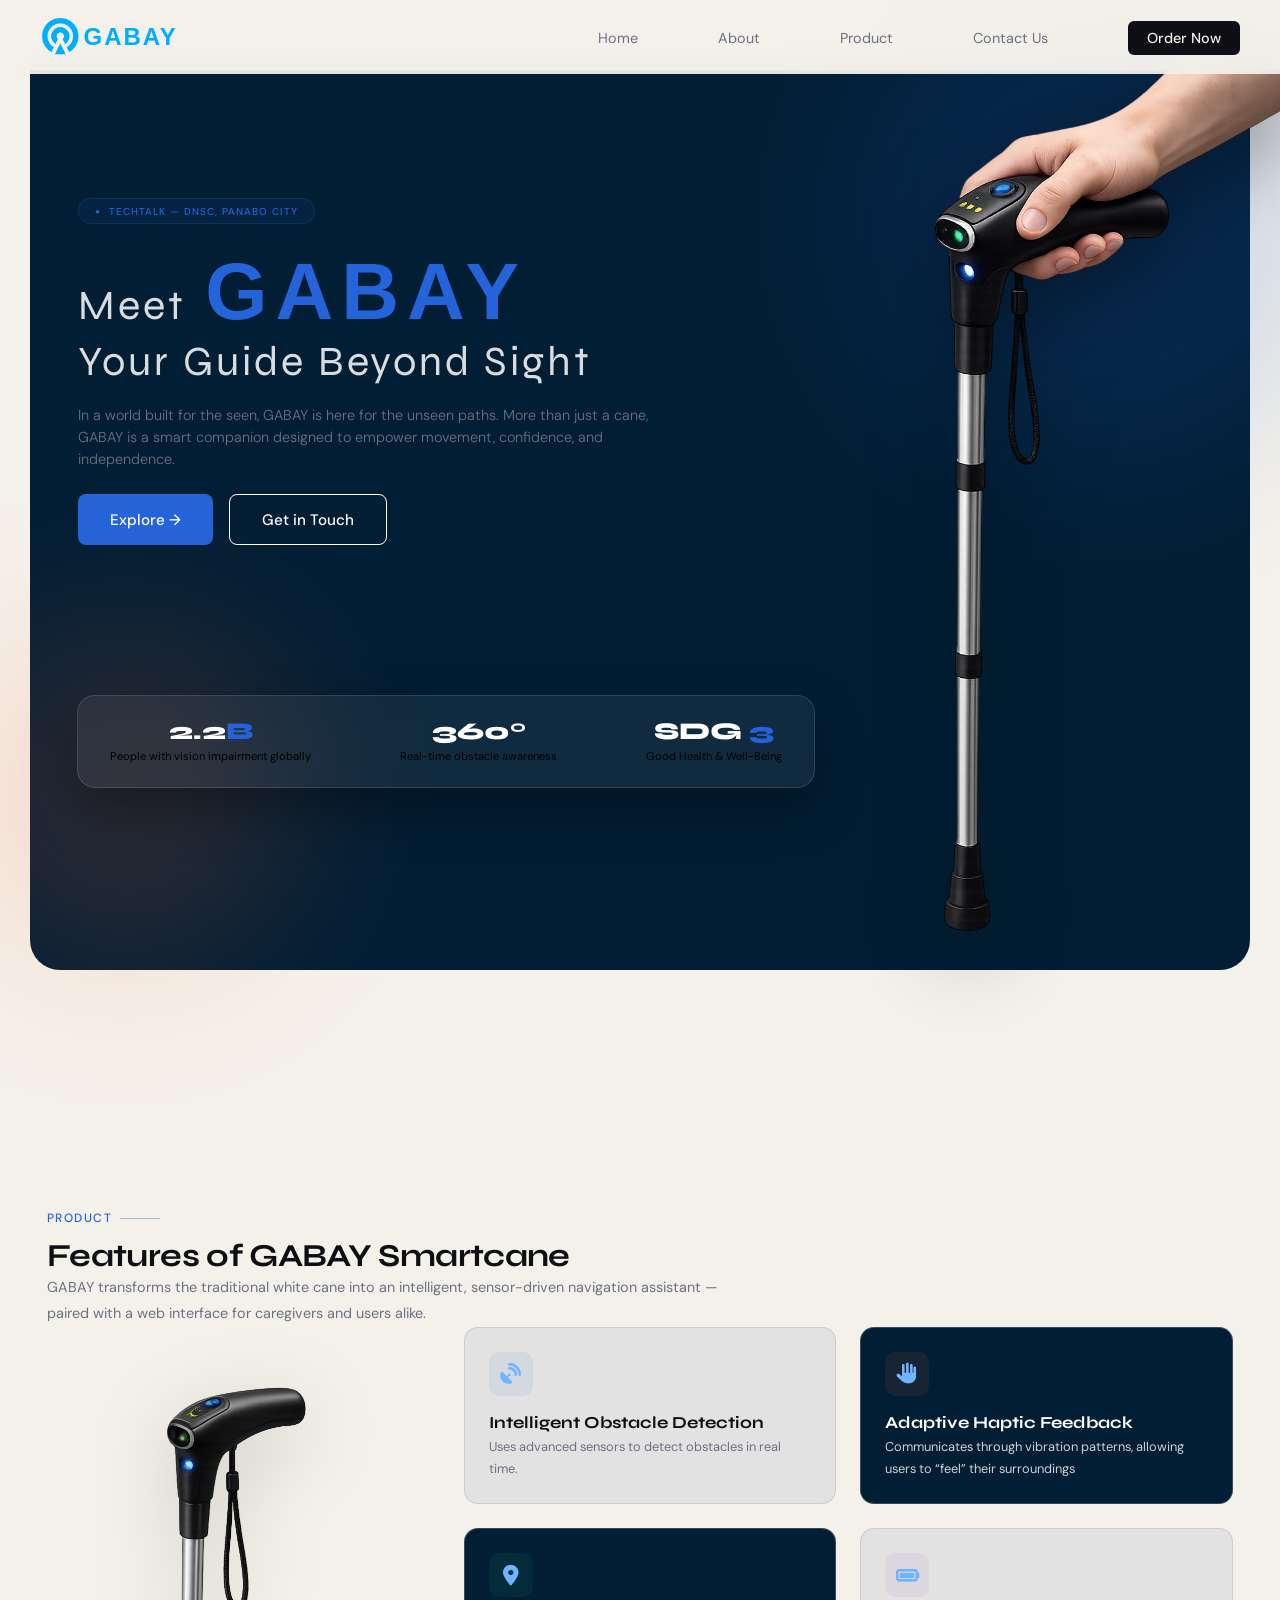
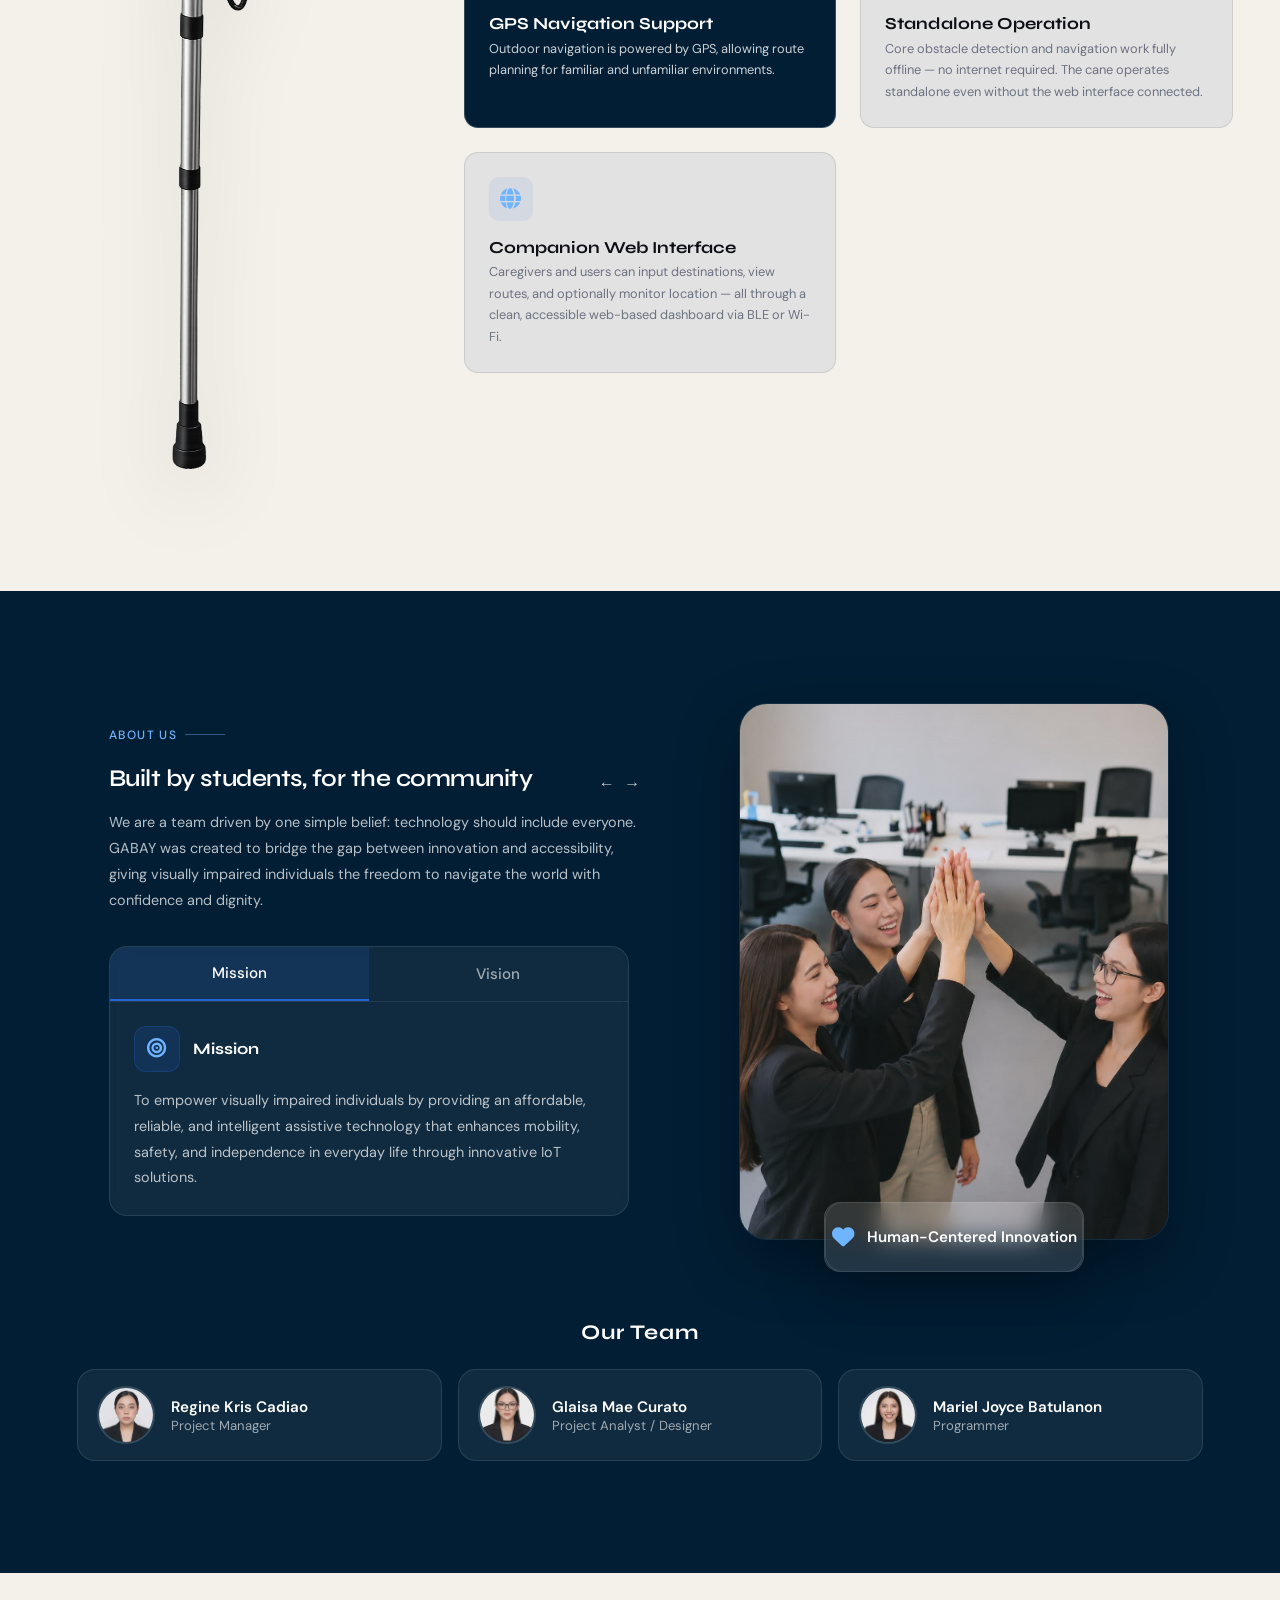
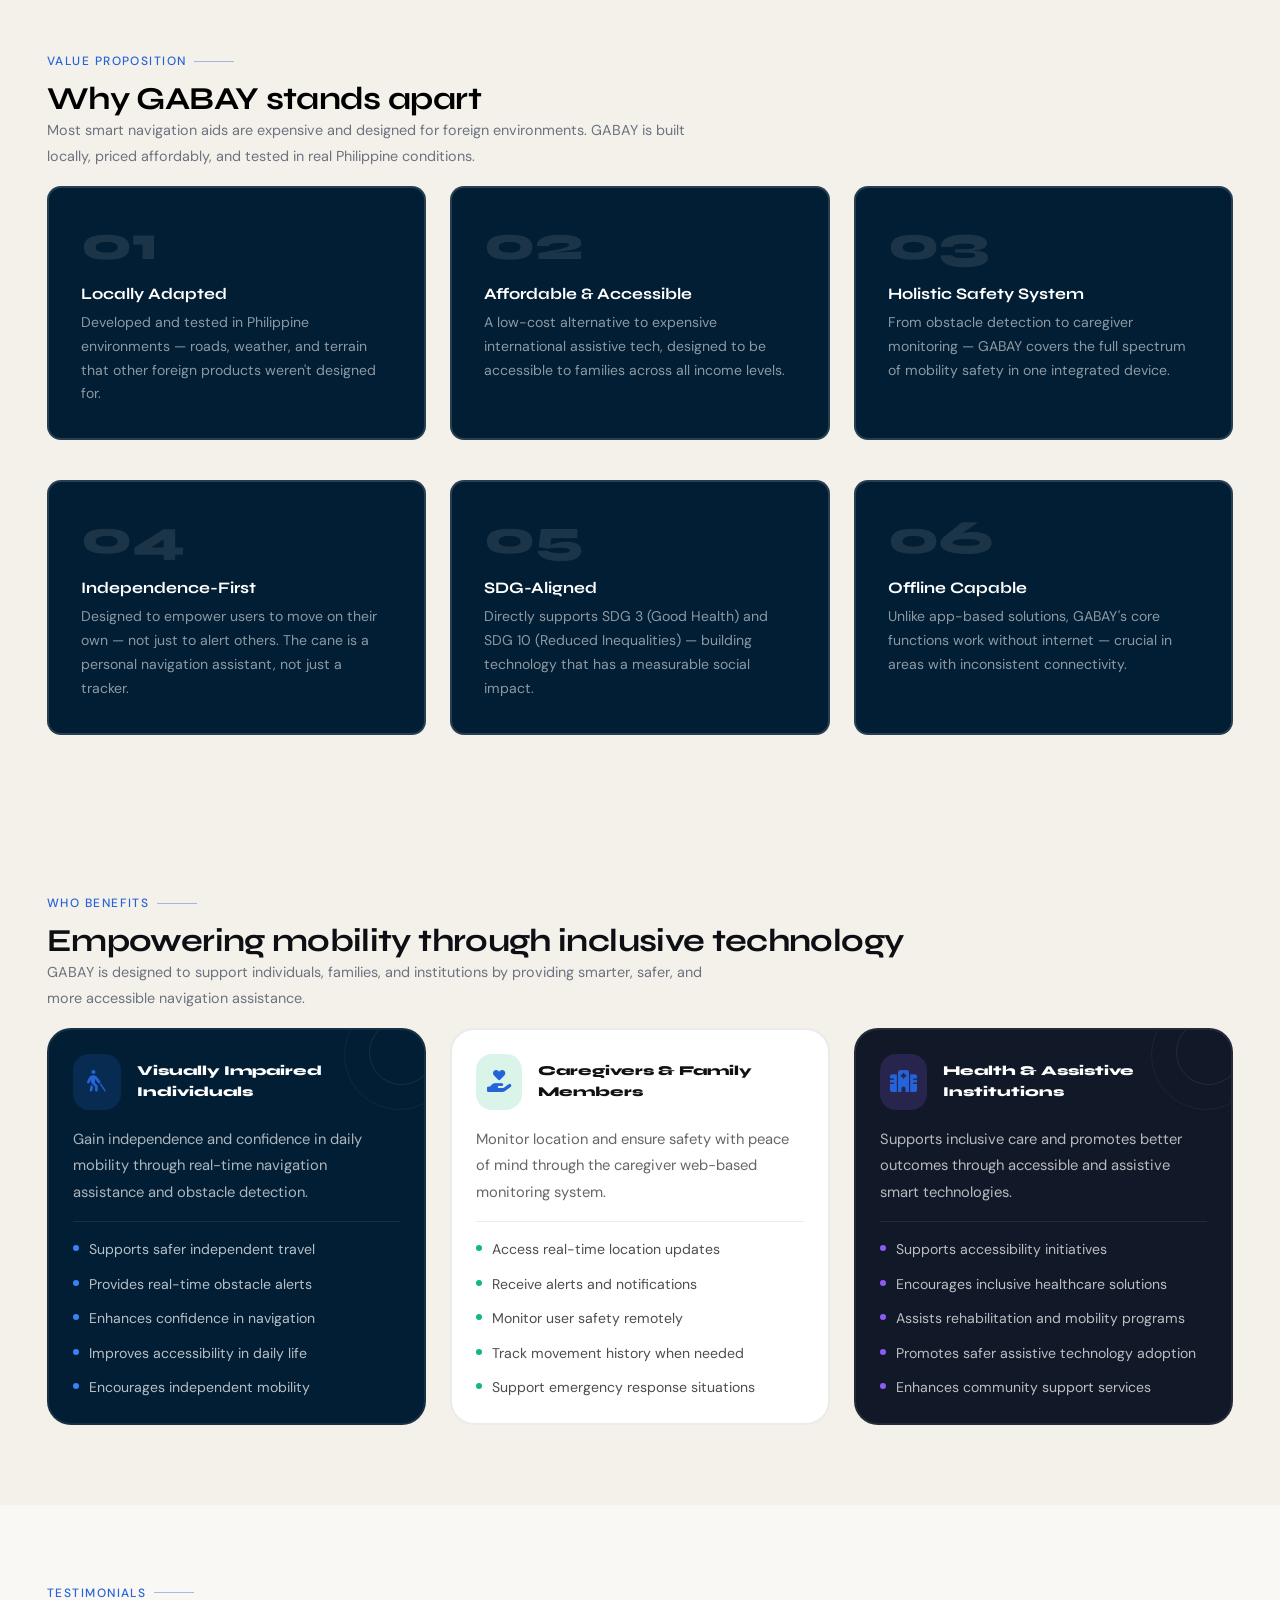
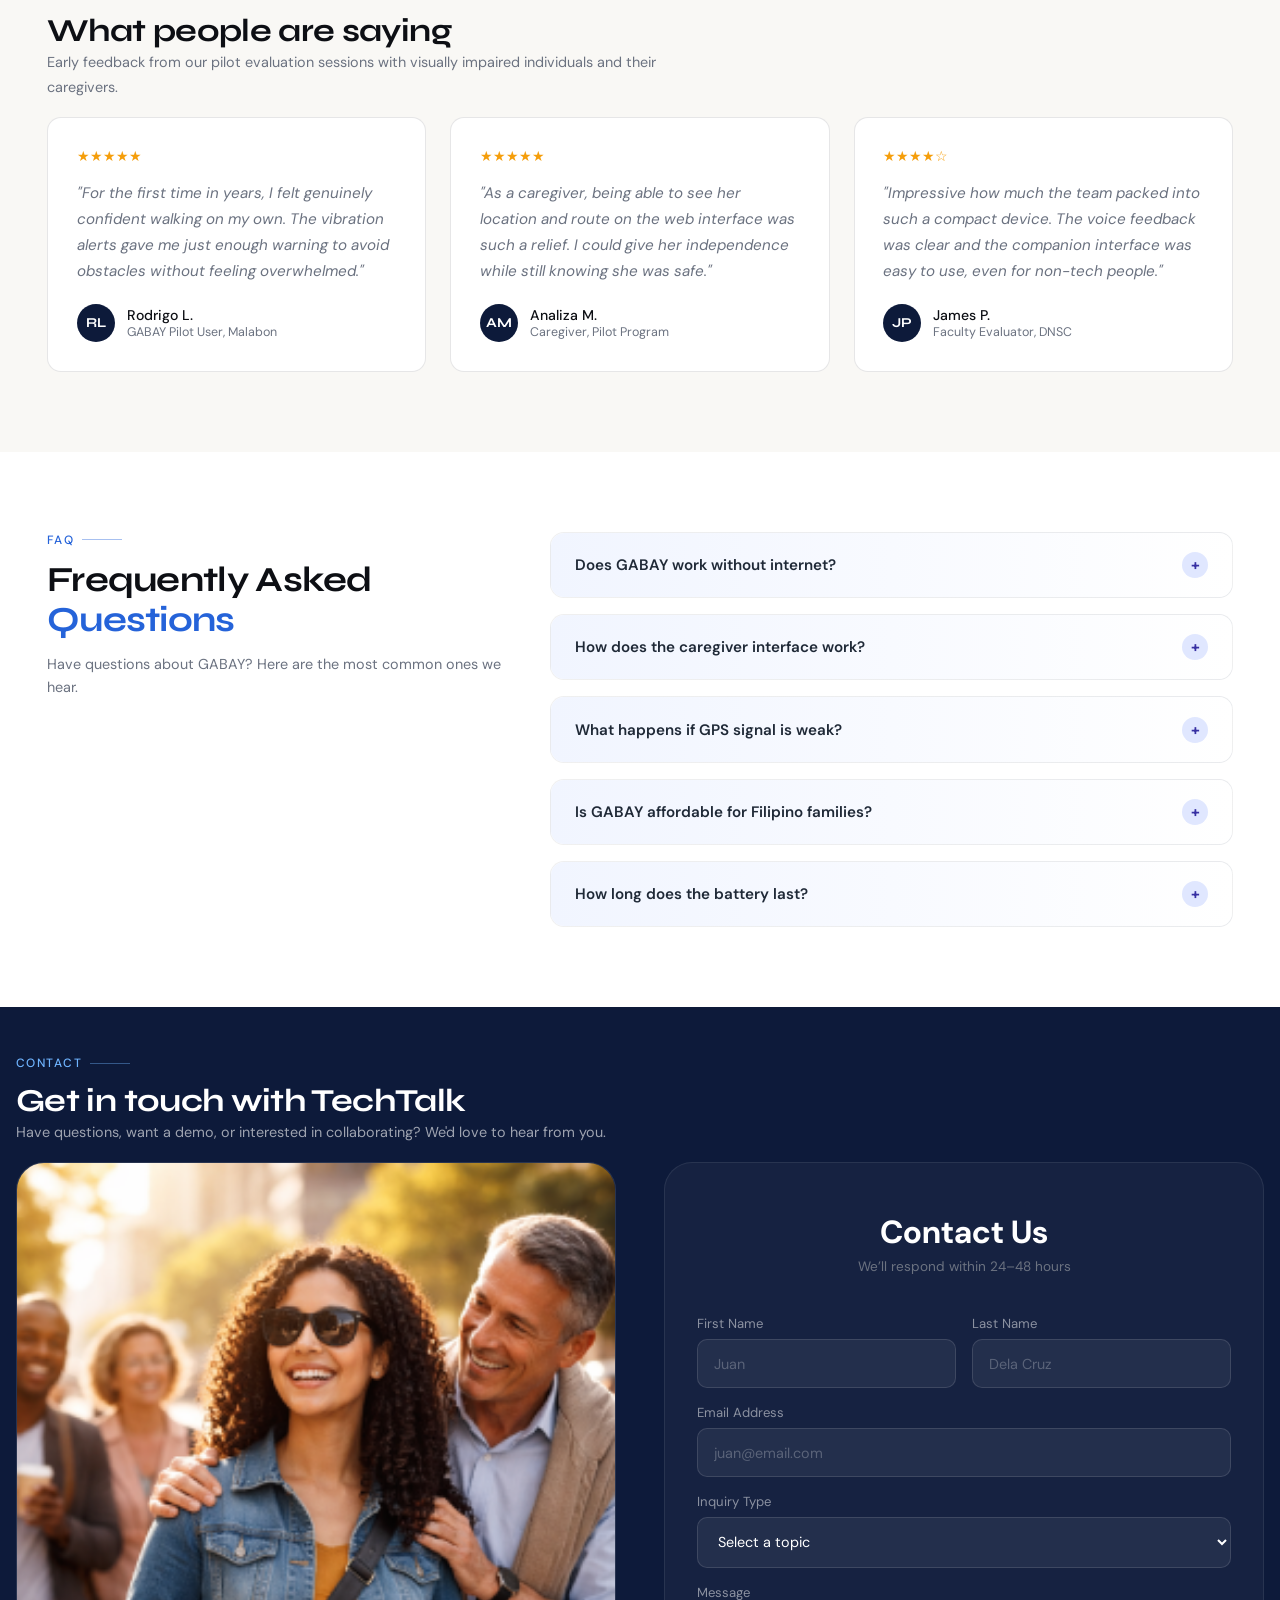
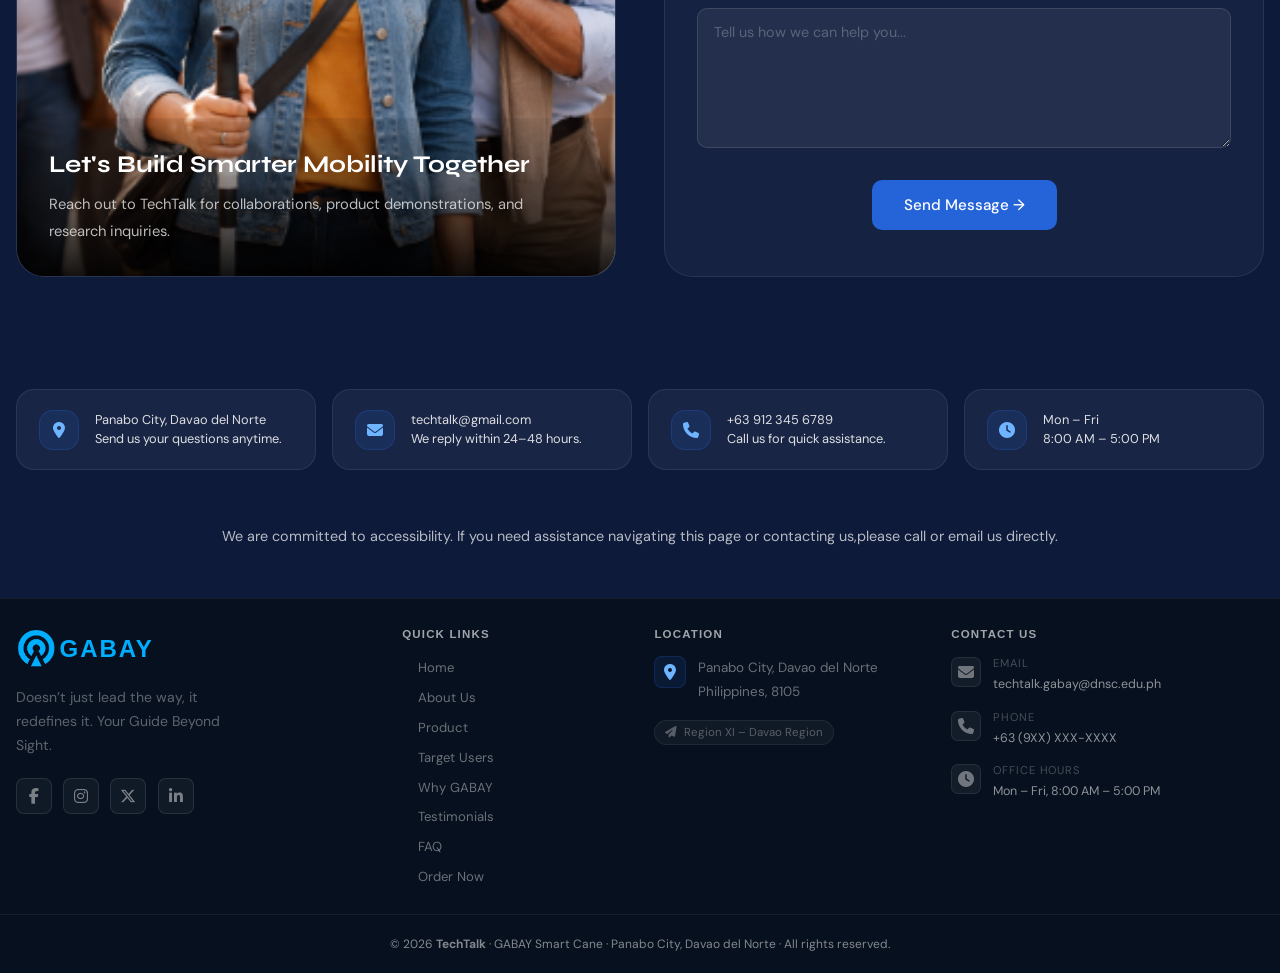
<file: Gabay/index.html>
<!DOCTYPE html>
<html lang="en">

<head>
    <meta charset="UTF-8">
    <meta name="viewport" content="width=device-width, initial-scale=1.0">
    <title>GABAY — Smart Cane Navigation System | TechTalk</title>
    <link rel="preconnect" href="https://fonts.googleapis.com">
    <link
        href="https://fonts.googleapis.com/css2?family=Syne:wght@400;600;700;800&family=DM+Sans:ital,wght@0,300;0,400;0,500;1,300&display=swap"
        rel="stylesheet">
    <link rel="stylesheet" href="https://cdnjs.cloudflare.com/ajax/libs/font-awesome/6.5.0/css/all.min.css">
    <link rel="stylesheet" href="css/index.css">
</head>

<body>

    <!--------------------------- NAV --------------------------->
       <nav id="navbar">
        <a href="#home" class="nav-logo">
            <img src="images/GABAY_Logo.png" alt="GABAY Logo" class="nav-logo-img">
            <span>GABAY</span>
        </a>

        <!-- DESKTOP MENU -->
        <ul class="nav-links" id="navLinksDesktop">
            <li><a href="#home">Home</a></li>
            <li><a href="#about">About</a></li>
            <li><a href="#product">Product</a></li>
            <li><a href="#contact">Contact Us</a></li>
            <li><a href="order.html" class="nav-cta">Order Now</a></li>
        </ul>

        <!-- MOBILE DRAWER -->
        <div class="nav-drawer" id="navLinks">
            <button class="close-btn" id="closeNav" aria-label="Close menu">✕</button>

            <ul>
                <li><a href="#home">Home</a></li>
                <li><a href="#about">About</a></li>
                <li><a href="#product">Product</a></li>
                <li><a href="#contact">Contact Us</a></li>
                <li><a href="order.html" class="nav-cta">Order Now</a></li>
            </ul>
        </div>

        <button class="hamburger" id="hamburger" aria-label="Toggle menu">
            <span></span><span></span><span></span>
        </button>
    </nav>

    <!--------------------------- HOME --------------------------->
    <div class="hero-wrapper">
        <section id="home">

            <div class="hero-grid-bg"></div>
            <div class="hero-blob blob1"></div>
            <div class="hero-blob blob2"></div>
            <div class="hero-content">
                <div class="hero-tag">TechTalk — DNSC, Panabo City</div>
                <h1><span class="hero-subtitle">Meet</span> <em>GABAY</em><br> <span class="hero-subtitle">Your Guide
                        Beyond Sight</span></h1>
                <p class="hero-sub">In a world built for the seen, GABAY is here for the unseen paths. More than just a
                    cane, GABAY is a smart companion designed to empower movement, confidence, and independence. </p>

                <img src="images/Canee.png" alt="Smart Cane" class="hero-image">
                <div class="hero-actions">
                    <a href="#product" class="btn-primary">Explore →</a>
                    <a href="#contact" class="btn-outline">Get in Touch</a>
                </div>
                <div class="hero-stats-card">

                    <div class="hero-stats">
                        <div class="stat">
                            <div class="stat-num">2.2<span>B</span></div>
                            <div class="stat-label">People with vision impairment globally</div>
                        </div>

                        <div class="stat">
                            <div class="stat-num">360°</div>
                            <div class="stat-label">Real-time obstacle awareness</div>
                        </div>

                        <div class="stat">
                            <div class="stat-num">SDG <span>3</span></div>
                            <div class="stat-label">Good Health & Well-Being</div>
                        </div>
                    </div>

                </div>
            </div>
        </section>
    </div>

 
    <!--------------------------- PRODUCT --------------------------->
    <section id="product">
        <div class="section-wrap">
            <div class="section-label reveal">Product</div>
            <h2 class="reveal">Features of GABAY Smartcane</h2>
            <p class="section-intro reveal">GABAY transforms the traditional white cane into an intelligent,
                sensor-driven navigation assistant — paired with a web interface for caregivers and users alike.</p>
            <div class="product-layout">
                <div class="product-image-box">
                    <img src="images/Cane.png" alt="Smart Cane" class="product-image">
                </div>
                <div class="features-grid">
                    <div class="feature-card reveal">
                        <div class="feature-icon"><i class="fa-solid fa-satellite-dish"></i></i></div>
                        <h3> Intelligent Obstacle Detection</h3>
                        <p>Uses advanced sensors to detect obstacles in real time.
                    </div>
                    <div class="feature-card reveal">
                        <div class="feature-icon"><i class="fa-solid fa-hand"></i></div>
                        <h3> Adaptive Haptic Feedback</h3>
                        <p>Communicates through vibration patterns, allowing users to “feel” their surroundings
                    </div>

                    <div class="feature-card reveal">
                        <div class="feature-icon"><i class="fa-solid fa-location-dot"></i></div>
                        <h3>GPS Navigation Support</h3>
                        <p>Outdoor navigation is powered by GPS, allowing route planning for familiar and unfamiliar
                            environments.</p>
                    </div>

                    <div class="feature-card reveal">
                        <div class="feature-icon"><i class="fa-solid fa-battery-full"></i></div>
                        <h3> Standalone Operation</h3>
                        <p>Core obstacle detection and navigation work fully offline — no internet required. The
                            cane
                            operates standalone even without the web interface connected.</p>
                    </div>

                    <div class="feature-card reveal">
                        <div class="feature-icon"><i class="fa-solid fa-globe"></i></div>
                        <h3>Companion Web Interface</h3>
                        <p>Caregivers and users can input destinations, view routes, and optionally monitor location
                            —
                            all
                            through a clean, accessible web-based dashboard via BLE or Wi-Fi.</p>
                    </div>
                </div>
            </div>
        </div>
    </section>

    <!--------------------------- ABOUT --------------------------->
    <section id="about">

        <div class="section-wrap">

            <!-- TOP GRID -->
            <div class="about-grid">

                <!-- LEFT -->
                <div class="about-text-block reveal">

                    <div class="section-label">
                        About Us
                    </div>

                    <div class="about-slider">

                        <!-- TOP ROW: title + arrows -->
                        <div class="about-slider-header">
                            <h2 class="about-title">
                                Built by students, for the community
                            </h2>

                            <div class="about-slider-controls">
                                <button onclick="showAbout('text1')">←</button>
                                <button onclick="showAbout('text2')">→</button>
                            </div>
                        </div>

                        <!-- SLIDER TEXT -->
                        <p class="about-text active" id="text1">
                            We are a team driven by one simple belief: technology should include everyone.

                            GABAY was created to bridge the gap between innovation and accessibility, giving visually
                            impaired individuals the freedom to navigate the world with confidence and dignity.
                        </p>

                        <p class="about-text" id="text2">
                            By combining smart technology with purposeful design, we aim to turn everyday challenges
                            into
                            opportunities for independence. GABAY is not just a product, it’s a step toward a more
                            inclusive future, where no one is left behind.
                        </p>

                    </div>


                    <!-- MISSION VISION -->
                    <div class="mv-box">

                        <!-- TABS -->
                        <div class="mv-tabs">
                            <button class="mv-tab active" onclick="showMV('mission', this)">
                                Mission
                            </button>

                            <button class="mv-tab" onclick="showMV('vision', this)">
                                Vision
                            </button>
                        </div>

                        <!-- MISSION -->
                        <div class="mv-content active" id="mission">

                            <div class="mv-header">
                                <div class="mv-icon">
                                    <i class="fa-solid fa-bullseye"></i>
                                </div>

                                <h4>
                                    Mission
                                </h4>
                            </div>

                            <p>
                                To empower visually impaired individuals by providing an affordable, reliable, and
                                intelligent assistive technology that enhances mobility, safety, and independence in
                                everyday life through innovative IoT solutions.
                            </p>

                        </div>

                        <!-- VISION -->
                        <div class="mv-content" id="vision">

                            <div class="mv-header">
                                <div class="mv-icon">
                                    <i class="fa-solid fa-eye"></i>
                                </div>

                                <h4>
                                    Vision
                                </h4>
                            </div>

                            <p>
                                To create a more inclusive society where visually impaired individuals can navigate the
                                world confidently and independently, supported by accessible and advanced smart
                                technologies like GABAY.
                            </p>

                        </div>

                    </div>

                </div>

                <!-- RIGHT PHOTO -->
                <div class="about-photo-wrap reveal">

                    <img src="images/team.jpg" alt="About GABAY" class="about-photo">


                    <!-- ABOUT CARDS -->
                    <div class="about-floating-card reveal">
                        <div class="about-rotating-card">
                            <div class="about-slide active">
                                <i class="fa-solid fa-heart"></i>
                                <h4>Human-Centered Innovation</h4>
                            </div>

                            <div class="about-slide">
                                <i class="fa-solid fa-layer-group"></i>
                                <h4>Balanced Skill Set</h4>
                            </div>

                            <div class="about-slide">
                                <i class="fa-solid fa-bullseye"></i>
                                <h4>Purpose Driven</h4>
                            </div>
                        </div>
                    </div>
                </div>

            </div>

        </div>
        <!-- TEAM HEADER -->
        <div class="header reveal">
            <h3>Our Team</h3>
        </div>

        <!-- TEAM ROW -->
        <div class="team-row reveal">

            <div class="team-pill">

                <div class="team-avatar">
                    <img src="images/regine.jpg" alt="Regine Kris Cadiao">
                </div>

                <div class="team-info">
                    <div class="team-name">
                        Regine Kris Cadiao
                    </div>

                    <div class="team-role">
                        Project Manager
                    </div>
                </div>

            </div>

            <div class="team-pill">

                <div class="team-avatar">
                    <img src="images/glaisa.jpg" alt="Glaisa Mae Curato">
                </div>

                <div class="team-info">
                    <div class="team-name">
                        Glaisa Mae Curato
                    </div>

                    <div class="team-role">
                        Project Analyst / Designer
                    </div>
                </div>

            </div>

            <div class="team-pill">

                <div class="team-avatar">
                    <img src="images/mariel.jpg" alt="Mariel Joyce Batulanon">
                </div>

                <div class="team-info">
                    <div class="team-name">
                        Mariel Joyce Batulanon
                    </div>

                    <div class="team-role">
                        Programmer
                    </div>
                </div>

            </div>

        </div>

        </div>

    </section>

    <!--------------------------- VALUE PROPOSITION --------------------------->
    <section id="value">
        <div class="section-wrap">
            <div class="section-label reveal">Value Proposition</div>
            <h2 class="reveal">Why GABAY stands apart</h2>
            <p class="section-intro reveal">Most smart navigation aids are expensive and designed for foreign
                environments. GABAY is built locally, priced affordably, and tested in real Philippine conditions.</p>
            <div class="value-grid reveal">
                <div class="value-item">
                    <div class="value-num">01</div>
                    <h3>Locally Adapted</h3>
                    <p>Developed and tested in Philippine environments — roads, weather, and terrain that other foreign
                        products weren't designed for.</p>
                </div>
                <div class="value-item">
                    <div class="value-num">02</div>
                    <h3>Affordable & Accessible</h3>
                    <p>A low-cost alternative to expensive international assistive tech, designed to be accessible to
                        families across all income levels.</p>
                </div>
                <div class="value-item">
                    <div class="value-num">03</div>
                    <h3>Holistic Safety System</h3>
                    <p>From obstacle detection to caregiver monitoring — GABAY covers the full spectrum of mobility
                        safety in one integrated device.</p>
                </div>
                <div class="value-item">
                    <div class="value-num">04</div>
                    <h3>Independence-First</h3>
                    <p>Designed to empower users to move on their own — not just to alert others. The cane is a personal
                        navigation assistant, not just a tracker.</p>
                </div>
                <div class="value-item">
                    <div class="value-num">05</div>
                    <h3>SDG-Aligned</h3>
                    <p>Directly supports SDG 3 (Good Health) and SDG 10 (Reduced Inequalities) — building technology
                        that has a measurable social impact.</p>
                </div>
                <div class="value-item">
                    <div class="value-num">06</div>
                    <h3>Offline Capable</h3>
                    <p>Unlike app-based solutions, GABAY's core functions work without internet — crucial in areas with
                        inconsistent connectivity.</p>
                </div>
            </div>
        </div>
    </section>


    <!--------------------------- TARGET MARKET --------------------------->
    <section id="market">

        <div class="section-wrap">

            <div class="section-label reveal">
                Who Benefits
            </div>

            <h2 class="reveal">
                Empowering mobility through inclusive technology
            </h2>

            <p class="section-intro reveal">
                GABAY is designed to support individuals, families, and institutions
                by providing smarter, safer, and more accessible navigation assistance.
            </p>

            <div class="market-grid reveal">

                <!-- CARD 1 -->
                <div class="market-card card-primary">

                    <div class="card-deco"></div>
                    <div class="card-deco-2"></div>

                    <div class="card-top">

                        <div class="card-icon icon-blue">
                            <i class="fa-solid fa-person-walking-with-cane"></i>
                        </div>

                        <h3>
                            Visually Impaired Individuals
                        </h3>

                    </div>

                    <p>
                        Gain independence and confidence in daily mobility through
                        real-time navigation assistance and obstacle detection.
                    </p>

                    <div class="card-divider"></div>

                    <ul>
                        <li>Supports safer independent travel</li>
                        <li>Provides real-time obstacle alerts</li>
                        <li>Enhances confidence in navigation</li>
                        <li>Improves accessibility in daily life</li>
                        <li>Encourages independent mobility</li>
                    </ul>

                </div>

                <!-- CARD 2 -->
                <div class="market-card card-secondary">

                    <div class="card-deco"></div>
                    <div class="card-deco-2"></div>

                    <div class="card-top">

                        <div class="card-icon icon-green">
                            <i class="fa-solid fa-hand-holding-heart"></i>
                        </div>

                        <h3>
                            Caregivers & Family Members
                        </h3>

                    </div>

                    <p>
                        Monitor location and ensure safety with peace of mind
                        through the caregiver web-based monitoring system.
                    </p>

                    <div class="card-divider"></div>

                    <ul>
                        <li>Access real-time location updates</li>
                        <li>Receive alerts and notifications</li>
                        <li>Monitor user safety remotely</li>
                        <li>Track movement history when needed</li>
                        <li>Support emergency response situations</li>
                    </ul>

                </div>

                <!-- CARD 3 -->
                <div class="market-card card-tertiary">

                    <div class="card-deco"></div>
                    <div class="card-deco-2"></div>

                    <div class="card-top">

                        <div class="card-icon icon-purple">
                            <i class="fa-solid fa-hospital"></i>
                        </div>

                        <h3>
                            Health & Assistive Institutions
                        </h3>

                    </div>

                    <p>
                        Supports inclusive care and promotes better outcomes
                        through accessible and assistive smart technologies.
                    </p>

                    <div class="card-divider"></div>

                    <ul>
                        <li>Supports accessibility initiatives</li>
                        <li>Encourages inclusive healthcare solutions</li>
                        <li>Assists rehabilitation and mobility programs</li>
                        <li>Promotes safer assistive technology adoption</li>
                        <li>Enhances community support services</li>
                    </ul>

                </div>

            </div>

        </div>

    </section>

    <!--------------------------- TESTIMONIALS --------------------------->
    <section id="testimonials">
        <div class="section-wrap">
            <div class="section-label reveal">Testimonials</div>
            <h2 class="reveal">What people are saying</h2>
            <p class="section-intro reveal">Early feedback from our pilot evaluation sessions with visually impaired
                individuals and their caregivers.</p>
            <div class="testimonial-grid reveal">
                <div class="testimonial-card">
                    <div class="stars">★★★★★</div>
                    <p>"For the first time in years, I felt genuinely confident walking on my own. The vibration alerts
                        gave me just enough warning to avoid obstacles without feeling overwhelmed."</p>
                    <div class="testimonial-author">
                        <div class="author-avatar">RL</div>
                        <div>
                            <div class="author-name">Rodrigo L.</div>
                            <div class="author-role">GABAY Pilot User, Malabon</div>
                        </div>
                    </div>
                </div>
                <div class="testimonial-card">
                    <div class="stars">★★★★★</div>
                    <p>"As a caregiver, being able to see her location and route on the web interface was such a relief.
                        I could give her independence while still knowing she was safe."</p>
                    <div class="testimonial-author">
                        <div class="author-avatar">AM</div>
                        <div>
                            <div class="author-name">Analiza M.</div>
                            <div class="author-role">Caregiver, Pilot Program</div>
                        </div>
                    </div>
                </div>
                <div class="testimonial-card">
                    <div class="stars">★★★★☆</div>
                    <p>"Impressive how much the team packed into such a compact device. The voice feedback was clear and
                        the companion interface was easy to use, even for non-tech people."</p>
                    <div class="testimonial-author">
                        <div class="author-avatar">JP</div>
                        <div>
                            <div class="author-name">James P.</div>
                            <div class="author-role">Faculty Evaluator, DNSC</div>
                        </div>
                    </div>
                </div>
            </div>
        </div>
    </section>

    <!--------------------------- FAQs --------------------------->
    <section id="faq" style="background: white;">
        <div class="section-wrap faq-wrapper">

            <!-- LEFT SIDE -->
            <div class="faq-left reveal">
                <div class="section-label">FAQ</div>
                <h2>Frequently Asked <span>Questions</span></h2>
                <p class="section-intro">
                    Have questions about GABAY? Here are the most common ones we hear.
                </p>
            </div>

            <div class="faq-list reveal">
                <div class="faq-item">
                    <button class="faq-q" onclick="toggleFaq(this)">Does GABAY work without internet?
                        <span>+</span></button>
                    <div class="faq-a">Yes. The core functions — obstacle detection, haptic feedback, and voice guidance
                        — work fully offline. The internet is only needed for the companion web interface's location
                        monitoring and route input features.</div>
                </div>
                <div class="faq-item">
                    <button class="faq-q" onclick="toggleFaq(this)">How does the caregiver interface work?
                        <span>+</span></button>
                    <div class="faq-a">Caregivers access a web-based dashboard through any browser. They can input the
                        user's destination, view the planned route, and optionally monitor the user's GPS location in
                        real time. The cane connects via BLE or Wi-Fi.</div>
                </div>
                <div class="faq-item">
                    <button class="faq-q" onclick="toggleFaq(this)">What happens if GPS signal is weak?
                        <span>+</span></button>
                    <div class="faq-a">GPS accuracy can be affected by tall buildings or signal interference. In such
                        cases, the smart cane's obstacle detection still operates fully. Route guidance may be less
                        precise but core safety features remain unaffected.</div>
                </div>
                <div class="faq-item">
                    <button class="faq-q" onclick="toggleFaq(this)">Is GABAY affordable for Filipino families?
                        <span>+</span></button>
                    <div class="faq-a">Yes. Affordability was a primary design goal. GABAY uses locally-sourced,
                        low-cost components to create a practical alternative to expensive imported assistive
                        technology.</div>
                </div>
                <div class="faq-item">
                    <button class="faq-q" onclick="toggleFaq(this)">How long does the battery last?
                        <span>+</span></button>
                    <div class="faq-a">Battery life depends on active features (GPS, BLE, camera). We are currently
                        optimizing power consumption for typical daily use scenarios. The device is rechargeable via
                        USB.</div>
                </div>
            </div>
        </div>
    </section>

    <!--------------------------- CONTACT --------------------------->
    <section id="contact">
        <div class="section-wrap">

            <div class="section-label reveal">Contact</div>

            <h2 class="reveal">Get in touch with TechTalk</h2>

            <p class="section-intro reveal">
                Have questions, want a demo, or interested in collaborating?
                We'd love to hear from you.
            </p>

            <!-- TOP LAYOUT -->
            <div class="contact-wrap reveal">

                <!-- LEFT PHOTO -->
                <div class="contact-photo-box">
                    <img src="images/contact-photo.PNG" alt="TechTalk Team" class="contact-photo">

                    <div class="contact-photo-overlay">
                        <h3>Let's Build Smarter Mobility Together</h3>
                        <p>
                            Reach out to TechTalk for collaborations,
                            product demonstrations, and research inquiries.
                        </p>
                    </div>
                </div>

                <!-- RIGHT FORM -->
                <form class="contact-form" onsubmit="handleSubmit(event)">

                    <div class="form-header">
                        <h3>Contact Us</h3>
                        <p>We’ll respond within 24–48 hours</p>
                    </div>
                    
                    <div class="form-row">
                        <div class="form-group">
                            <label>First Name</label>
                            <input type="text" placeholder="Juan" required>
                        </div>

                        <div class="form-group">
                            <label>Last Name</label>
                            <input type="text" placeholder="Dela Cruz" required>
                        </div>
                    </div>

                    <div class="form-group">
                        <label>Email Address</label>
                        <input type="email" placeholder="juan@email.com" required>
                    </div>

                    <div class="form-group">
                        <label>Inquiry Type</label>

                        <select>
                            <option value="">Select a topic</option>
                            <option value="demo">Product Demo</option>
                            <option value="collab">Collaboration</option>
                            <option value="research">Research Inquiry</option>
                            <option value="other">Other</option>
                        </select>
                    </div>

                    <div class="form-group">
                        <label>Message</label>
                        <textarea placeholder="Tell us how we can help you..."></textarea>
                    </div>

                    <button type="submit" class="btn-submit">
                        Send Message →
                    </button>

                    <div class="form-success" id="formSuccess">
                        ✅ Message sent! We'll get back to you within 24–48 hours.
                    </div>

                </form>
            </div>

            <!-- BOTTOM CONTACT CARDS -->
            <div class="contact-cards reveal">

                <div class="contact-card">
                    <div class="contact-card-icon"><i class="fa-solid fa-location-dot"></i></div>
                    <div class="contact-card-text">
                        <p>Panabo City, Davao del Norte<br>Send us your questions anytime.</p>
                    </div>
                </div>

                <div class="contact-card">
                    <div class="contact-card-icon"><i class="fa-solid fa-envelope"></i></div>
                    <div class="contact-card-text">
                        <p><a href="mailto:techtalk@gmail.com">techtalk@gmail.com</a><br>We reply within 24–48 hours.
                        </p>
                    </div>
                </div>

                <div class="contact-card">
                    <div class="contact-card-icon"><i class="fa-solid fa-phone"></i></div>
                    <div class="contact-card-text">
                        <p>+63 912 345 6789<br>Call us for quick assistance.</p>
                    </div>
                </div>

                <div class="contact-card">
                    <div class="contact-card-icon"><i class="fa-solid fa-clock"></i></div>
                    <div class="contact-card-text">
                        <p>Mon – Fri<br>8:00 AM – 5:00 PM</p>
                    </div>
                </div>

                <div class="contact-bottom">
                    <p>We are committed to accessibility. If you need assistance
                        navigating this page or contacting us,please call or email us directly.</p>
                </div>

            </div>

        </div>
    </section>

    <!-- FOOTER -->
    <footer>
        <div class="footer-wrap">

            <!-- COL 1: Brand -->
            <div class="footer-brand">
                <a href="#home" class="nav-logo">
                    <img src="images/GABAY_Logo.png" alt="GABAY Logo" class="nav-logo-img">
                    <span>GABAY</span>
                </a>
                <p class="footer-phrase">Doesn’t just lead the way, it redefines it.
                    Your Guide Beyond Sight.</p>
                <div class="footer-socials">
                    <a href="#" class="social-icon" aria-label="Facebook">
                        <i class="fa-brands fa-facebook-f"></i>
                    </a>
                    <a href="#" class="social-icon" aria-label="Instagram">
                        <i class="fa-brands fa-instagram"></i>
                    </a>
                    <a href="#" class="social-icon" aria-label="X / Twitter">
                        <i class="fa-brands fa-x-twitter"></i>
                    </a>
                    <a href="#" class="social-icon" aria-label="LinkedIn">
                        <i class="fa-brands fa-linkedin-in"></i>
                    </a>
                </div>
            </div>

            <!-- COL 2: Quick Links -->
            <div class="footer-col">
                <h4 class="footer-col-title">Quick Links</h4>
                <ul class="footer-links">
                    <li><a href="index.html#home">Home</a></li>
                    <li><a href="index.html#about">About Us</a></li>
                    <li><a href="index.html#product">Product</a></li>
                    <li><a href="index.html#market">Target Users</a></li>
                    <li><a href="index.html#value">Why GABAY</a></li>
                    <li><a href="index.html#testimonials">Testimonials</a></li>
                    <li><a href="index.html#faq">FAQ</a></li>
                    <li><a href="order.html">Order Now</a></li>
                </ul>
            </div>

            <!-- COL 3: Location -->
            <div class="footer-col">
                <h4 class="footer-col-title">Location</h4>
                <div class="footer-location">
                    <div class="footer-loc-icon">
                        <i class="fa-solid fa-location-dot"></i>
                    </div>
                    <p>Panabo City, Davao del
                        Norte<br>Philippines, 8105</p>
                </div>
                <div class="footer-map-badge">
                    <i class="fa-solid fa-paper-plane"></i>
                    Region XI – Davao Region
                </div>
            </div>

            <!-- COL 4: Contact -->
            <div class="footer-col">
                <h4 class="footer-col-title">Contact Us</h4>
                <ul class="footer-contact-list">
                    <li>
                        <div class="fc-icon">
                            <i class="fa-solid fa-envelope"></i>
                        </div>
                        <div>
                            <span class="fc-label">Email</span>
                            <a href="mailto:techtalk.gabay@dnsc.edu.ph">techtalk.gabay@dnsc.edu.ph</a>
                        </div>
                    </li>
                    <li>
                        <div class="fc-icon">
                            <i class="fa-solid fa-phone"></i>
                        </div>
                        <div>
                            <span class="fc-label">Phone</span>
                            <a href="tel:+63XXXXXXXXXX">+63 (9XX) XXX-XXXX</a>
                        </div>
                    </li>
                    <li>
                        <div class="fc-icon">
                            <i class="fa-solid fa-clock"></i>
                        </div>
                        <div>
                            <span class="fc-label">Office Hours</span>
                            <span>Mon – Fri, 8:00 AM – 5:00 PM</span>
                        </div>
                    </li>
                </ul>
            </div>

        </div>

        <div class="footer-bottom">
            <div class="footer-bottom-inner">
                <p>© 2026 <strong>TechTalk</strong> · GABAY Smart Cane · Panabo City, Davao del Norte · All rights
                    reserved.</p>

            </div>
        </div>
    </footer>

    <script>
           // Hamburger menu
        const hamburger = document.getElementById('hamburger');
        const navDrawer = document.getElementById('navLinks');
        const closeBtn = document.getElementById('closeNav');

        hamburger.addEventListener('click', () => {
            navDrawer.classList.toggle('open');
            hamburger.classList.toggle('open');
        });

        closeBtn.addEventListener('click', () => {
            navDrawer.classList.remove('open');
            hamburger.classList.remove('open');
        });

        document.querySelectorAll('.nav-drawer a').forEach(a => {
            a.addEventListener('click', () => {
                navDrawer.classList.remove('open');
                hamburger.classList.remove('open');
            });
        });
        // textblock
        function showAbout(id) {
            document.querySelectorAll('.about-text').forEach(p => {
                p.classList.remove('active');
            });

            document.getElementById(id).classList.add('active');
        }
        // mission/vission reveal
        function showMV(id, btn) {

            // remove active from all tabs
            document.querySelectorAll('.mv-tab').forEach(tab => {
                tab.classList.remove('active');
            });

            // remove active from all contents
            document.querySelectorAll('.mv-content').forEach(content => {
                content.classList.remove('active');
            });

            // activate clicked tab
            btn.classList.add('active');

            // show matching content
            document.getElementById(id).classList.add('active');
        }

        // About Card


        const slides = document.querySelectorAll(".about-slide");
        let current = 0;

        function showNextSlide() {

            const currentSlide = slides[current];

            // exit animation
            currentSlide.classList.add("exit");
            currentSlide.classList.remove("active");

            // next index
            current = (current + 1) % slides.length;

            const nextSlide = slides[current];

            // reset next slide position
            nextSlide.classList.remove("exit");

            // small delay for smooth bottom entry
            setTimeout(() => {
                nextSlide.classList.add("active");
            }, 200);
        }

        // start loop every 3 seconds
        setInterval(showNextSlide, 3000);

        // Scroll reveal
        const reveals = document.querySelectorAll('.reveal');
        const observer = new IntersectionObserver((entries) => {
            entries.forEach((entry, i) => {
                if (entry.isIntersecting) {
                    setTimeout(() => entry.target.classList.add('visible'), 80);
                    observer.unobserve(entry.target);
                }
            });
        }, { threshold: 0.1 });
        reveals.forEach(el => observer.observe(el));

        // FAQ toggle
        function toggleFaq(btn) {
            const answer = btn.nextElementSibling;
            const isOpen = answer.classList.contains('open');
            document.querySelectorAll('.faq-a').forEach(a => a.classList.remove('open'));
            document.querySelectorAll('.faq-q').forEach(b => b.classList.remove('open'));
            if (!isOpen) {
                answer.classList.add('open');
                btn.classList.add('open');
            }
        }

        // Form submit
        function handleSubmit(e) {
            e.preventDefault();
            const btn = e.target.querySelector('.btn-submit');
            btn.textContent = 'Sending...';
            btn.disabled = true;
            setTimeout(() => {
                document.getElementById('formSuccess').style.display = 'block';
                btn.textContent = 'Sent ✓';
            }, 1200);
        }

        // Nav shadow on scroll
        window.addEventListener('scroll', () => {
            const nav = document.getElementById('navbar');
            nav.style.boxShadow = window.scrollY > 20 ? '0 2px 20px rgba(0,0,0,0.08)' : 'none';
        });
    </script>
</body>

</html>
</file>
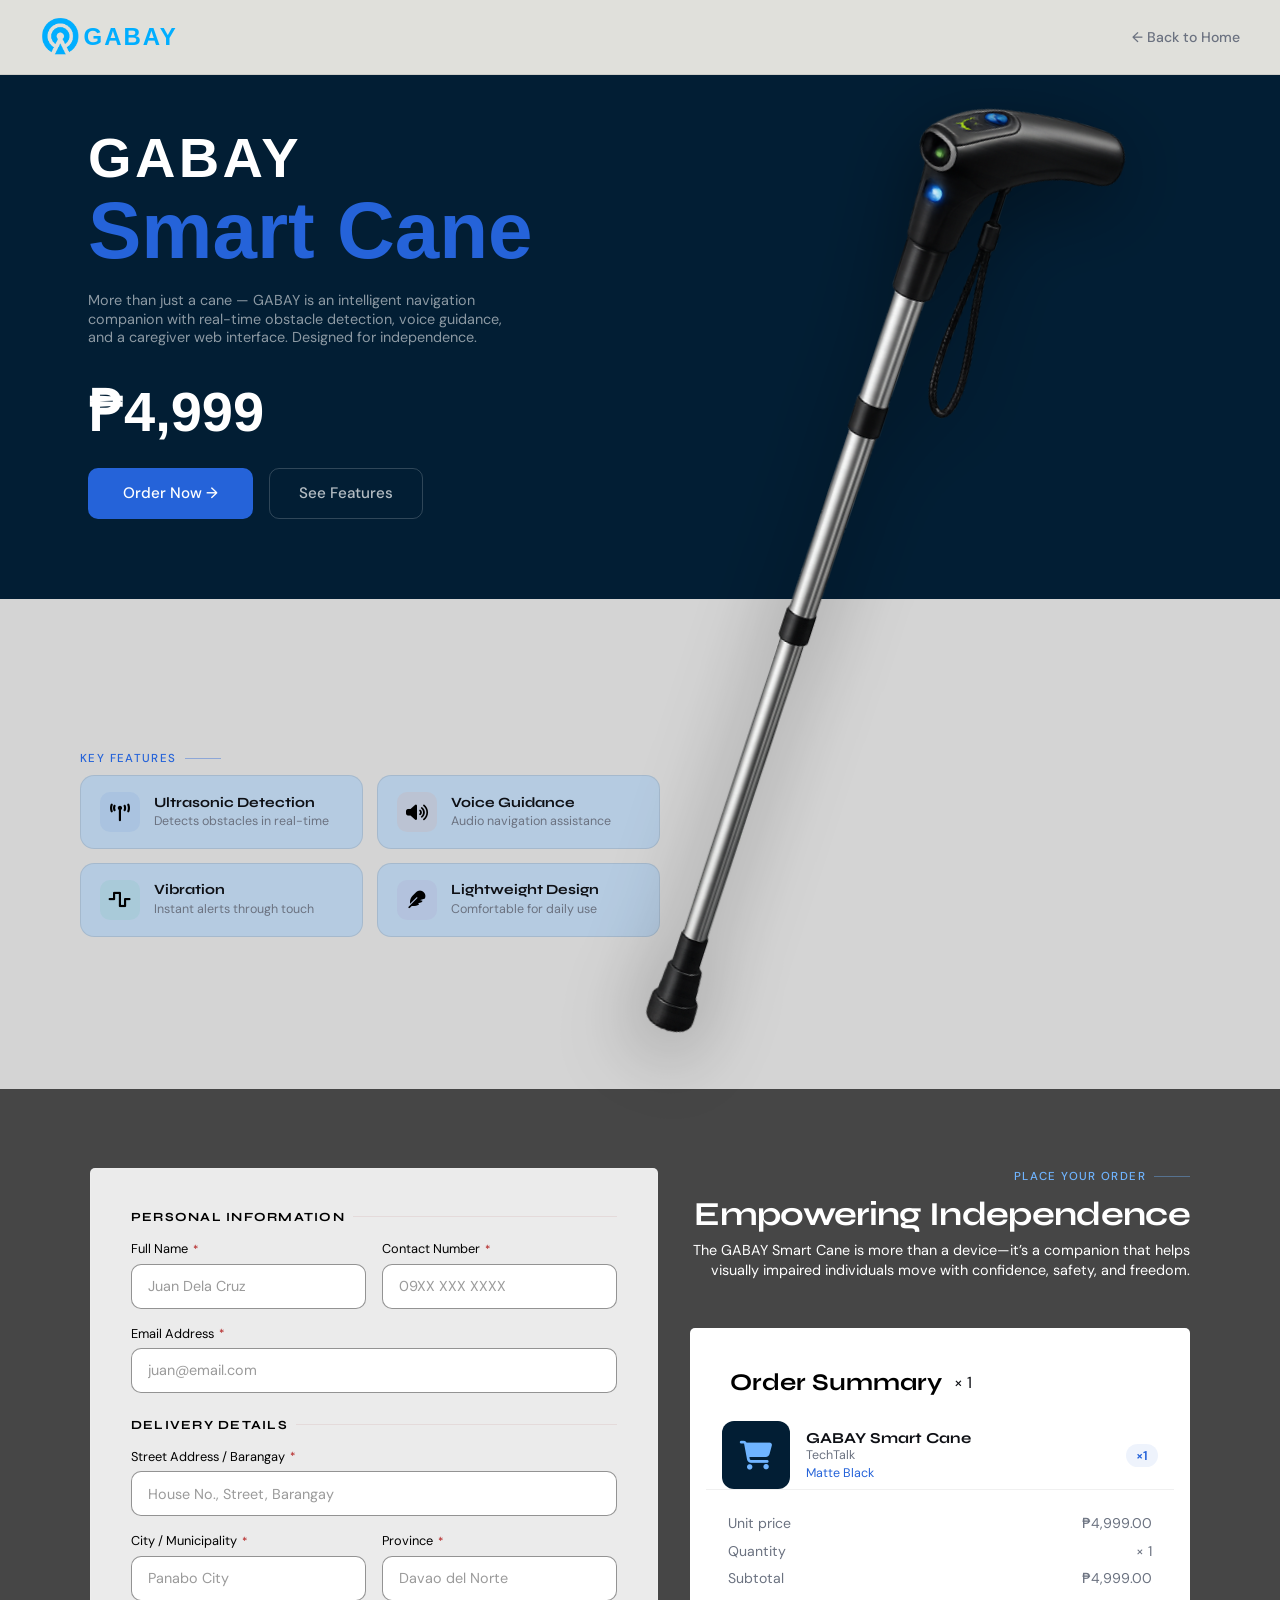
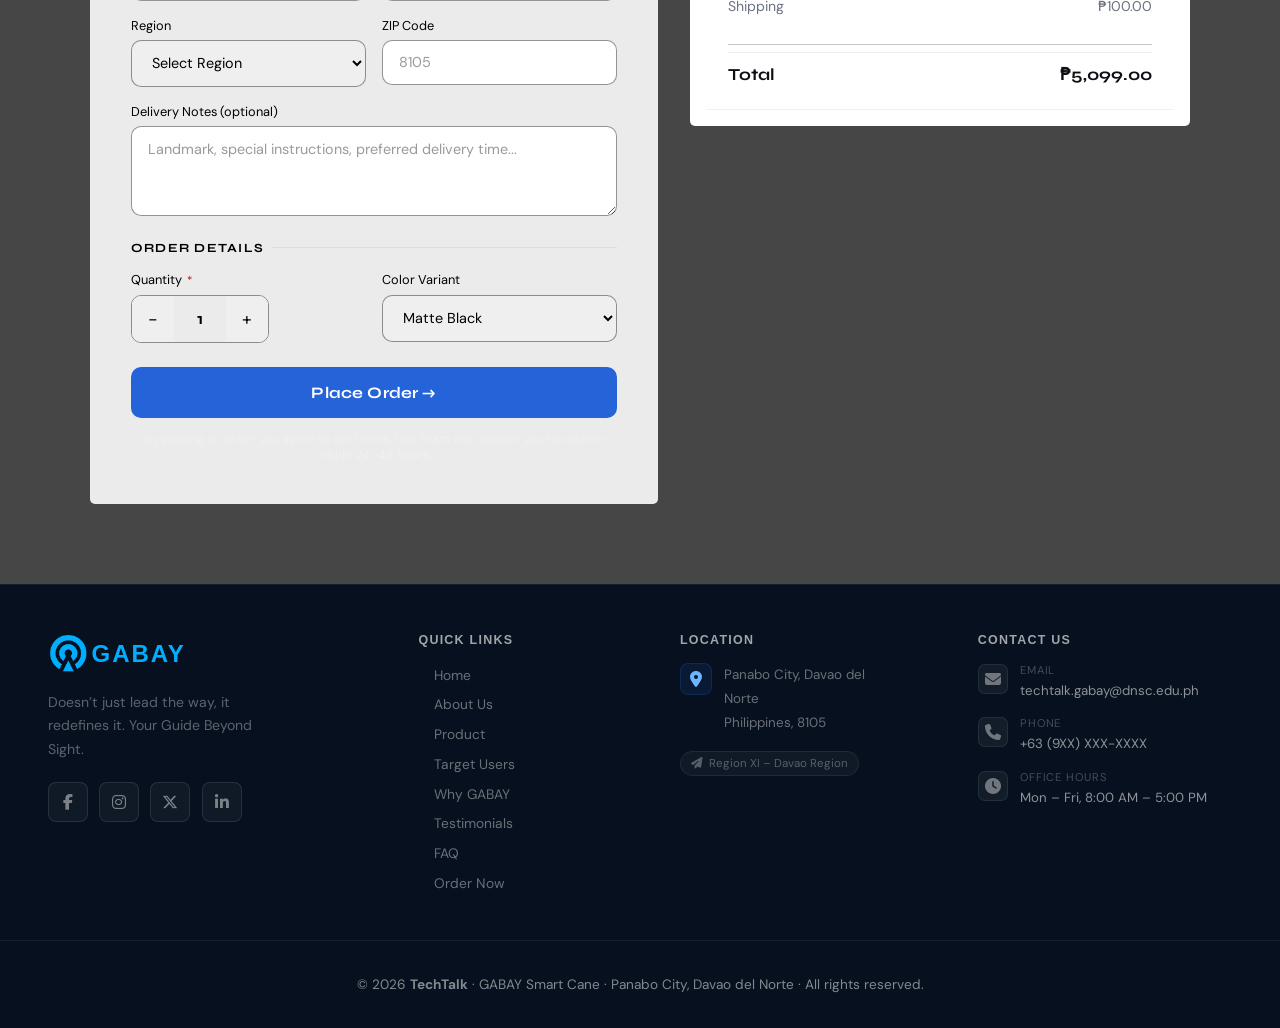
<file: Gabay/order.html>
<!DOCTYPE html>
<html lang="en">

<head>
    <meta charset="UTF-8">
    <meta name="viewport" content="width=device-width, initial-scale=1.0">
    <title>Order GABAY Smart Cane | TechTalk</title>
    <link rel="preconnect" href="https://fonts.googleapis.com">
    <link
        href="https://fonts.googleapis.com/css2?family=Syne:wght@400;600;700;800&family=DM+Sans:ital,wght@0,300;0,400;0,500;1,300&display=swap"
        rel="stylesheet">
    <link rel="stylesheet" href="https://cdnjs.cloudflare.com/ajax/libs/font-awesome/6.5.0/css/all.min.css">
    <link rel="stylesheet" href="css/order.css">
</head>

<body>

    <!-- SUCCESS OVERLAY -->
    <div class="success-overlay" id="successOverlay">
        <div class="success-box">
            <div class="success-icon"><i class="fa-solid fa-circle-check"></i></div>
            <h3>Order Placed!</h3>
            <p>Thank you for ordering the GABAY Smart Cane. We'll reach out within 24–48 hours to confirm your order and
                delivery details.</p>
            <div class="success-ref" id="orderRef">Order #GABAY-00000</div>
            <button class="btn-close-success"
                onclick="document.getElementById('successOverlay').classList.remove('show')">Back to Page</button>
        </div>
    </div>

    <!-- NAV -->
    <nav>
        <a href="index.html" class="nav-logo">
            <img src="images/GABAY_Logo.png" alt="GABAY Logo" class="nav-logo-img">
            <span>GABAY</span>
        </a>
        <a href="index.html" class="nav-back">← Back to Home</a>
    </nav>

    <!-- ======== PRODUCT HERO ======== -->
    <div class="product-wrapper">
        <section id="product-hero">

            <!-- LEFT: Text -->
            <div class="ph-left">


                <h1>GABAY<br><em>Smart Cane</em></h1>

                <p class="ph-desc">
                    More than just a cane — GABAY is an intelligent navigation companion with real-time obstacle
                    detection,
                    voice guidance, and a caregiver web interface. Designed for independence.
                </p>

                <div class="price-block">
                    <div class="price-main">₱4,999</div>
                </div>

                <div class="ph-actions">
                    <a href="#order" class="btn-order">Order Now →</a>
                    <a href="#key-features" class="btn-ghost">See Features</a>
                </div>
            </div>

            <!-- RIGHT: Product Image -->
            <img src="images/Cane.png" alt="Smart Cane" class="hero-image">

        </section>
    </div>
    <!-- ======== KEY FEATURES ======== -->
    <section id="key-features">
        <div class="kf-wrap">
            <div class="section-label">Key Features</div>

            <div class="kf-grid">
                <div class="kf-card">
                    <div class="kf-icon ki1"> <i class="fa-solid fa-tower-broadcast"></i></div>

                    <div class="kf-text">
                        <h3>Ultrasonic Detection</h3>
                        <p>Detects obstacles in real-time</p>
                    </div>
                </div>
                <div class="kf-card">
                    <div class="kf-icon ki2"> <i class="fa-solid fa-volume-high"></i></div>
                    <div class="kf-text">
                        <h3>Voice Guidance</h3>
                        <p>Audio navigation assistance</p>
                    </div>
                </div>
                <div class="kf-card">
                    <div class="kf-icon ki3"><i class="fa-solid fa-wave-square"></i></div>
                    <div class="kf-text">
                        <h3>Vibration</h3>
                        <p>Instant alerts through touch</p>
                    </div>
                </div>
                <div class="kf-card">
                    <div class="kf-icon ki4"> <i class="fa-solid fa-feather"></i></div>
                    <div class="kf-text">
                        <h3>Lightweight Design</h3>
                        <p>Comfortable for daily use</p>
                    </div>
                </div>
            </div>
        </div>
    </section>

    <!-- ======== ORDER SECTION ======== -->
    <section id="order">

        <div class="order-wrap">
            <div class="order-top">
                <div class="order-label">Place Your Order</div>
                <h2>Empowering Independence</h2>
                <p class="order-intro">The GABAY Smart Cane is more than a device—it’s a companion that
                    helps<br>visually impaired individuals move with confidence, safety, and freedom.</p>
            </div>

            <div class="order-grid">

                <!-- FORM -->
                <div class="order-form-wrap">

                    <!-- Personal Info -->
                    <div class="form-section-title">Personal Information</div>
                    <div class="form-row">
                        <div class="fg">
                            <label>Full Name <span class="req">*</span></label>
                            <input type="text" id="fullName" placeholder="Juan Dela Cruz" required>
                        </div>
                        <div class="fg">
                            <label>Contact Number <span class="req">*</span></label>
                            <input type="tel" id="contactNum" placeholder="09XX XXX XXXX" required>
                        </div>
                    </div>
                    <div class="form-row full">
                        <div class="fg">
                            <label>Email Address <span class="req">*</span></label>
                            <input type="email" id="emailAddr" placeholder="juan@email.com" required>
                        </div>
                    </div>

                    <!-- Delivery Info -->
                    <div class="form-section-title">Delivery Details</div>
                    <div class="form-row full">
                        <div class="fg">
                            <label>Street Address / Barangay <span class="req">*</span></label>
                            <input type="text" id="street" placeholder="House No., Street, Barangay" required>
                        </div>
                    </div>
                    <div class="form-row">
                        <div class="fg">
                            <label>City / Municipality <span class="req">*</span></label>
                            <input type="text" id="city" placeholder="Panabo City" required>
                        </div>
                        <div class="fg">
                            <label>Province <span class="req">*</span></label>
                            <input type="text" id="province" placeholder="Davao del Norte" required>
                        </div>
                    </div>
                    <div class="form-row">
                        <div class="fg">
                            <label>Region</label>
                            <select id="region">
                                <option value="">Select Region</option>
                                <option>Region XI – Davao Region</option>
                                <option>Region X – Northern Mindanao</option>
                                <option>NCR – Metro Manila</option>
                                <option>Region III – Central Luzon</option>
                                <option>Region IV-A – CALABARZON</option>
                                <option>Region VII – Central Visayas</option>
                                <option>Other</option>
                            </select>
                        </div>
                        <div class="fg">
                            <label>ZIP Code</label>
                            <input type="text" id="zip" placeholder="8105">
                        </div>
                    </div>
                    <div class="form-row full">
                        <div class="fg">
                            <label>Delivery Notes (optional)</label>
                            <textarea id="notes"
                                placeholder="Landmark, special instructions, preferred delivery time..."></textarea>
                        </div>
                    </div>

                    <!-- Order Details -->
                    <div class="form-section-title">Order Details</div>
                    <div class="form-row">
                        <div class="fg">
                            <label>Quantity <span class="req">*</span></label>
                            <div class="qty-control">
                                <button class="qty-btn" onclick="changeQty(-1)" type="button">−</button>
                                <div class="qty-display" id="qtyDisplay">1</div>
                                <button class="qty-btn" onclick="changeQty(1)" type="button">+</button>
                            </div>
                        </div>
                        <div class="fg">
                            <label>Color Variant</label>
                            <select id="colorVar">
                                <option value="matte-black">Matte Black</option>
                                <option value="navy-blue">Navy Blue</option>
                                <option value="silver">Silver</option>
                            </select>
                        </div>
                    </div>

                    <button class="btn-place-order" onclick="placeOrder()">
                        Place Order →
                    </button>
                    <p class="form-note">By placing an order you agree to our terms. Our team will contact you to
                        confirm within 24–48 hours.</p>
                </div>

                <!-- ORDER SUMMARY -->
                <div class="summary-card" id="summaryCard">
                    <div class="summary-header">
                        <h3>Order Summary</h3>
                        <span class="summary-badge" id="summaryQtyBadge">× 1</span>
                    </div>

                    <div class="summary-product">
                        <div class="summary-img-box"><i class="fa-solid fa-cart-shopping"></i></div>
                        <div class="summary-product-info">
                            <h4>GABAY Smart Cane</h4>
                            <p>TechTalk</p>
                            <p id="summaryColor" style="color:var(--accent);font-size:0.78rem;margin-top:2px;">Matte
                                Black</p>
                        </div>
                        <div class="summary-qty-badge" id="summaryQty">×1</div>
                    </div>

                    <div class="summary-pricing">
                        <div class="price-row">
                            <span>Unit price</span>
                            <span>₱4,999.00</span>
                        </div>
                        <div class="price-row">
                            <span>Quantity</span>
                            <span id="summaryQtyLine">× 1</span>
                        </div>
                        <div class="price-row">
                            <span>Subtotal</span>
                            <span id="summarySubtotal">₱4,999.00</span>
                        </div>
                        <div class="price-row">
                            <span>Shipping</span>
                            <span>₱100.00</span>
                        </div>
                        <div class="card-divider"></div>
                        <div class="price-row total">
                            <span>Total</span>
                            <span id="summaryTotal">₱5,099.00</span>
                        </div>
                    </div>
                </div>

            </div>
        </div>
    </section>

    <!-- FOOTER -->
    <footer>
        <div class="footer-wrap">

            <!-- COL 1: Brand -->
            <div class="footer-brand">
                <a href="#index.html" class="nav-logo">
                    <img src="images/GABAY_Logo.png" alt="GABAY Logo" class="nav-logo-img">
                    <span>GABAY</span>
                </a>
                <p class="footer-phrase">Doesn’t just lead the way, it redefines it.
                    Your Guide Beyond Sight.</p>
                <div class="footer-socials">
                    <a href="#" class="social-icon" aria-label="Facebook">
                        <i class="fa-brands fa-facebook-f"></i>
                    </a>
                    <a href="#" class="social-icon" aria-label="Instagram">
                        <i class="fa-brands fa-instagram"></i>
                    </a>
                    <a href="#" class="social-icon" aria-label="X / Twitter">
                        <i class="fa-brands fa-x-twitter"></i>
                    </a>
                    <a href="#" class="social-icon" aria-label="LinkedIn">
                        <i class="fa-brands fa-linkedin-in"></i>
                    </a>
                </div>
            </div>

            <!-- COL 2: Quick Links -->
            <div class="footer-col">
                <h4 class="footer-col-title">Quick Links</h4>
                <ul class="footer-links">
                    <li><a href="index.html#home">Home</a></li>
                    <li><a href="index.html#about">About Us</a></li>
                    <li><a href="index.html#product">Product</a></li>
                    <li><a href="index.html#market">Target Users</a></li>
                    <li><a href="index.html#value">Why GABAY</a></li>
                    <li><a href="index.html#testimonials">Testimonials</a></li>
                    <li><a href="index.html#faq">FAQ</a></li>
                    <li><a href="order.html">Order Now</a></li>
                </ul>
            </div>

            <!-- COL 3: Location -->
            <div class="footer-col">
                <h4 class="footer-col-title">Location</h4>
                <div class="footer-location">
                    <div class="footer-loc-icon">
                        <i class="fa-solid fa-location-dot"></i>
                    </div>
                    <p>Panabo City, Davao del
                        Norte<br>Philippines, 8105</p>
                </div>
                <div class="footer-map-badge">
                    <i class="fa-solid fa-paper-plane"></i>
                    Region XI – Davao Region
                </div>
            </div>

            <!-- COL 4: Contact -->
            <div class="footer-col">
                <h4 class="footer-col-title">Contact Us</h4>
                <ul class="footer-contact-list">
                    <li>
                        <div class="fc-icon">
                            <i class="fa-solid fa-envelope"></i>
                        </div>
                        <div>
                            <span class="fc-label">Email</span>
                            <a href="mailto:techtalk.gabay@dnsc.edu.ph">techtalk.gabay@dnsc.edu.ph</a>
                        </div>
                    </li>
                    <li>
                        <div class="fc-icon">
                            <i class="fa-solid fa-phone"></i>
                        </div>
                        <div>
                            <span class="fc-label">Phone</span>
                            <a href="tel:+63XXXXXXXXXX">+63 (9XX) XXX-XXXX</a>
                        </div>
                    </li>
                    <li>
                        <div class="fc-icon">
                            <i class="fa-solid fa-clock"></i>
                        </div>
                        <div>
                            <span class="fc-label">Office Hours</span>
                            <span>Mon – Fri, 8:00 AM – 5:00 PM</span>
                        </div>
                    </li>
                </ul>
            </div>

        </div>

        <div class="footer-bottom">
            <div class="footer-bottom-inner">
                <p>© 2026 <strong>TechTalk</strong> · GABAY Smart Cane · Panabo City, Davao del Norte · All rights
                    reserved.</p>

            </div>
        </div>
    </footer>

    <script>

        const UNIT_PRICE = 4999;
        const SHIPPING = 100;
        let qty = 1;

        function changeQty(delta) {
            qty = Math.max(1, Math.min(20, qty + delta));
            document.getElementById('qtyDisplay').textContent = qty;
            document.getElementById('summaryQty').textContent = '×' + qty;
            document.getElementById('summaryQtyBadge').textContent = '× ' + qty;
            document.getElementById('summaryQtyLine').textContent = '× ' + qty;
            const sub = UNIT_PRICE * qty;
            const total = sub + SHIPPING;
            document.getElementById('summarySubtotal').textContent = '₱' + sub.toLocaleString('en-PH', { minimumFractionDigits: 2 });
            document.getElementById('summaryTotal').textContent = '₱' + total.toLocaleString('en-PH', { minimumFractionDigits: 2 });
        }

        document.getElementById('colorVar').addEventListener('change', function () {
            const labels = { 'matte-black': 'Matte Black', 'navy-blue': 'Navy Blue', 'silver': 'Silver' };
            document.getElementById('summaryColor').textContent = labels[this.value] || this.value;
        });

        function placeOrder() {
            const required = ['fullName', 'contactNum', 'emailAddr'];
            let valid = true;
            required.forEach(id => {
                const el = document.getElementById(id);
                if (!el.value.trim()) {
                    el.style.borderColor = 'rgba(255,107,53,0.7)';
                    el.style.background = 'rgba(255,107,53,0.06)';
                    valid = false;
                    setTimeout(() => {
                        el.style.borderColor = '';
                        el.style.background = '';
                    }, 2500);
                }
            });
            if (!valid) {
                alert('Please fill in all required fields marked with *');
                return;
            }
            const ref = 'GABAY-' + Date.now().toString().slice(-5);
            document.getElementById('orderRef').textContent = 'Order #' + ref;
            document.getElementById('successOverlay').classList.add('show');
        }
    </script>
</body>

</html>
</file>
<file: Gabay/css/index.css>
/* =============================================
    ROOT & RESET
    ============================================= */
    :root {
        --ink: #0d0f14;
        --paper: #f4f1ea;
        --accent: #2563d9;
        --accent2: #ff6b35;
        --accent3: #1db87e;
        --muted: #6b7280;
        --border: rgba(13, 15, 20, 0.1);
        --card-bg: #ffffff;
        --section-alt: #0d1a3a;
    }

    *,
    *::before,
    *::after {
        box-sizing: border-box;
        margin: 0;
        padding: 0;
    }

    html {
        scroll-behavior: smooth;
    }

    body {
        font-family: 'DM Sans', sans-serif;
        background: var(--paper);
        color: var(--ink);
        overflow-x: hidden;
    }

    /* =============================================
    NAV
    ============================================= */
    nav {
        position: fixed;
        top: 0;
        left: 0;
        right: 0;
        width: 100%;
        box-sizing: border-box;
        z-index: 100;
        display: flex;
        align-items: center;
        justify-content: space-between;
        padding: 1rem 2.5rem;
        background: rgba(244, 241, 234, 0.9);
        backdrop-filter: blur(14px);
        transition: all 0.3s;
    }

    .nav-logo {
        display: flex;
        align-items: center;
        gap: 0.1rem;
        text-decoration: none;
        font-family: sans-serif;
        font-size: 1.5rem;
        font-weight: 800;
        letter-spacing: 0.08em;
        color: #00AEFF;
        position: relative;
        z-index: 110;
    }

    .nav-logo-img {
        width: 42px;
        height: 42px;
        object-fit: contain;
    }

    .nav-links {
        display: flex;
        align-items: center;
        gap: 5rem;
        list-style: none;
    }

    .nav-links a {
        font-size: 0.9rem;
        font-weight: 400;
        color: var(--muted);
        text-decoration: none;
        transition: color 0.2s;
    }

    .nav-links a:hover {
        color: var(--ink);
    }

    .nav-cta {
        background: var(--ink) !important;
        color: var(--paper) !important;
        padding: 0.5rem 1.2rem;
        border-radius: 6px;
        font-weight: 500 !important;
        transition: opacity 0.2s !important;
    }

    .nav-cta:hover {
        opacity: 0.8 !important;
    }

    /* ---- Hamburger button ---- */
    .hamburger {
        display: none;
        flex-direction: column;
        justify-content: center;
        align-items: center;
        /* ✅ IMPORTANT FIX */
        gap: 5px;

        width: 44px;
        height: 44px;

        cursor: pointer;
        border-radius: 12px;
        border: 1px solid rgba(0, 0, 0, 0.08);

        background: rgba(190, 190, 190, 0.7);
        backdrop-filter: blur(10px);

        padding: 0;
        /* remove default spacing issues */
    }

    .close-btn {
        position: absolute;
        top: 1.2rem;
        right: 1.2rem;

        width: 44px;
        height: 44px;
        border-radius: 12px;

        border: 1px solid rgba(255, 255, 255, 0.15);
        background: rgba(77, 77, 77, 0.596);

        color: white;
        font-size: 1.2rem;
        cursor: pointer;

        display: flex;
        align-items: center;
        justify-content: center;

        transition: transform 0.2s ease, background 0.2s ease;
    }

    .close-btn:hover {
        transform: rotate(90deg) scale(1.05);
        background: rgb(77, 77, 77)
    }

    .hamburger span {
        width: 22px;
        height: 2px;
        background: var(--ink);
        border-radius: 2px;
        transition: 0.3s;
    }

    .hamburger.open span:nth-child(1) {
        transform: translateY(7px) rotate(45deg);
    }

    .hamburger.open span:nth-child(2) {
        opacity: 0;
    }

    .hamburger.open span:nth-child(3) {
        transform: translateY(-7px) rotate(-45deg);
    }

    .hamburger:hover {
        background: rgba(13, 15, 20, 0.432);
    }


    /* ---- Mobile nav drawer ---- */
    .nav-drawer {
        position: fixed;
        inset: 0;
        z-index: 105;
        height: 30rem;
        display: flex;
        flex-direction: column;
        align-items: center;
        justify-content: center;

        background: rgba(255, 255, 255, 0.92);
        backdrop-filter: blur(18px);

        opacity: 0;
        pointer-events: none;

        transform: translateY(-20px);
        transition: opacity 0.35s ease, transform 0.35s ease;
    }

    .nav-drawer.open {
        opacity: 1;
        pointer-events: all;
        transform: translateY(0);
    }

    .nav-drawer.open {
        display: flex;
        opacity: 1;
        pointer-events: all;
    }

    .nav-drawer ul {
        list-style: none;
        display: flex;
        flex-direction: column;
        align-items: center;
        gap: 3rem;
        padding: 0;

    }

    .nav-drawer ul li a {
        font-family: sans-serif;
        font-size: 1rem;
        /* smaller + cleaner */
        font-weight: 700;

        color: rgb(0, 0, 0);
        text-decoration: none;

        padding: 0.6rem 1.2rem;
        border-radius: 10px;

        transition: 0.3s ease;
    }

    .nav-drawer ul li a:hover {
        background: rgba(255, 255, 255, 0.08);
        color: var(--accent);
    }

    .nav-drawer .nav-cta {
        margin-top: 1rem;
        background: var(--ink) !important;
        /* same as desktop */
        color: var(--paper) !important;
        /* white text */

        padding: 0.8rem 2rem !important;
        border-radius: 8px;
        /* match desktop style */

        font-size: 0.80rem !important;
        font-weight: 600 !important;

        transition: opacity 0.2s ease;
    }

    .nav-drawer .nav-cta:hover {
        opacity: 0.8;
    }

    /* =============================================
    HERO
    ============================================= */
    .hero-wrapper {
        overflow: visible;
        margin: 100px 30px;
        margin-top: 70px;
    }

    #home {
        position: relative;
        border-radius: 0 0 30px 30px;
        min-height: 100vh;
        display: flex;
        flex-direction: column;
        padding: 0rem 3rem 4rem;
        overflow: visible;
        background-color: #021E34;
    }

    .hero-image {
        position: absolute;
        bottom: -26.5rem;
        right: -26.4rem;
        overflow: visible;
        width: 600px;
        height: auto;
        z-index: 2;
        pointer-events: none;
        filter: drop-shadow(0px 20px 40px rgba(0, 0, 0, 0.4));
        animation: floatCane 4s ease-in-out infinite;
    }

    .hero-blob {
        position: absolute;
        border-radius: 50%;
        filter: blur(80px);
        opacity: 0.15;
        animation: drift 8s ease-in-out infinite alternate;
    }

    .blob1 {
        width: 500px;
        height: 500px;
        background: var(--accent);
        top: -100px;
        right: -100px;
    }

    .blob2 {
        width: 350px;
        height: 350px;
        background: var(--accent2);
        bottom: 0;
        left: -80px;
        animation-delay: -3s;
    }

    @keyframes drift {
        0% {
            transform: translate(0, 0) scale(1);
        }

        100% {
            transform: translate(30px, 20px) scale(1.05);
        }
    }

    .hero-content {
        position: relative;
        z-index: 1;
        max-width: 820px;
        text-align: left;
    }

    .hero-tag {
        display: inline-flex;
        align-items: center;
        gap: 0.5rem;
        font-size: 10px;
        font-weight: 500;
        letter-spacing: 0.1em;
        text-transform: uppercase;
        color: var(--accent);
        background: rgba(37, 99, 217, 0.08);
        border: 1px solid rgba(37, 99, 217, 0.2);
        padding: 0.35rem 1rem;
        border-radius: 20px;
        margin-bottom: 2rem;
        margin-top: 8rem;
        animation: fadeUp 0.6s ease both;
    }

    .hero-tag::before {
        content: '●';
        font-size: 0.5rem;
        animation: pulse 2s infinite;
    }

    @keyframes pulse {

        0%,
        100% {
            opacity: 1;
        }

        50% {
            opacity: 0.3;
        }
    }

    h1 {
        margin-bottom: 1rem;
        font-family: sans-serif;
        font-weight: 700;
        line-height: 0.90;
        letter-spacing: 0.05em;
        color: white;
        animation: fadeUp 0.6s ease 0.1s both;
        font-size: 3.7rem;
    }

    h1 em {
        font-style: normal;
        font-weight: 900;
        font-size: 5rem;
        letter-spacing: 0.10em;
        color: var(--accent);
    }

    h1 .hero-subtitle {
        font-family: 'Syne', sans-serif;
        font-size: 2.6rem;
        font-weight: 400;
        color: rgba(255, 255, 255, 0.85);
    }

    .hero-sub {
        margin-top: 1.5rem;
        font-size: 0.9rem;
        font-weight: 300;
        line-height: 1.5;
        color: var(--muted);
        max-width: 600px;
        animation: fadeUp 0.6s ease 0.2s both;
    }

    .hero-actions {
        margin-top: 1.5rem;
        display: flex;
        flex-wrap: wrap;
        gap: 1rem;
        justify-content: flex-start;
        animation: fadeUp 0.6s ease 0.3s both;
    }

    .btn-primary {
        background: var(--accent);
        color: white;
        padding: 0.9rem 2rem;
        border-radius: 8px;
        font-size: 0.95rem;
        font-weight: 500;
        text-decoration: none;
        border: none;
        cursor: pointer;
        transition: transform 0.2s, opacity 0.2s;
        display: inline-flex;
        align-items: center;
        gap: 0.5rem;
    }

    .btn-primary:hover {
        transform: translateY(-2px);
        opacity: 0.88;
    }

    .btn-outline {
        background: transparent;
        color: white;
        border: 1.5px solid white;
        padding: 0.9rem 2rem;
        border-radius: 8px;
        font-size: 0.95rem;
        font-weight: 500;
        text-decoration: none;
        cursor: pointer;
        transition: background 0.2s, color 0.2s;
    }

    .btn-outline:hover {
        background: var(--accent);
        color: var(--paper);
    }

    /* FLOATING STATS CARD */
    .hero-stats-card {
        position: absolute;
        bottom: -15.2rem;
        left: 23rem;
        transform: translateX(-50%);
        width: 90%;
        max-width: 900px;
        background: rgba(255, 255, 255, 0.06);
        border: 1px solid rgba(255, 255, 255, 0.12);
        backdrop-filter: blur(12px);
        border-radius: 18px;
        padding: 1.5rem 2rem;
        box-shadow: 0 20px 50px rgba(0, 0, 0, 0.35);
        z-index: 5;
    }

    .hero-stats {
        display: flex;
        justify-content: space-between;
        flex-wrap: wrap;
        gap: 2rem;
        animation: fadeUp 0.6s ease 0.4s both;
    }

    .stat {
        text-align: center;
    }

    .stat-num {
        font-family: 'Syne', sans-serif;
        font-size: 1.5rem;
        font-weight: 800;
        color: white;
        line-height: 1;
    }

    .stat-num span {
        color: var(--accent);
    }

    .stat-label {
        font-size: 0.7rem;
        color: black;
        margin-top: 0.3rem;
    }

    @keyframes fadeUp {
        from {
            opacity: 0;
            transform: translateY(24px);
        }

        to {
            opacity: 1;
            transform: translateY(0);
        }
    }

    /* =============================================
    SECTIONS
    ============================================= */
    #product {
        margin-top: 10rem;
    }

    .section-wrap {
        max-width: 1250px;
        margin: 0 auto;
        padding: 5rem 2rem;
    }

    .section-label {
        font-size: 0.75rem;
        font-weight: 500;
        letter-spacing: 0.12em;
        text-transform: uppercase;
        color: var(--accent);
        margin-bottom: 0.75rem;
        display: flex;
        align-items: center;
        gap: 0.5rem;
    }

    .section-label::after {
        content: '';
        flex: 1;
        max-width: 40px;
        height: 1px;
        background: var(--accent);
        opacity: 0.4;
    }

    h2 {
        font-family: 'Syne', sans-serif;
        font-size: clamp(1.8rem, 4vw, 2.8rem);
        font-weight: 700;
        letter-spacing: -0.02em;
        line-height: 1.15;
        color: var(--ink);
        margin-bottom: 1rem;
    }

    .section-intro {
        font-size: 1.05rem;
        line-height: 1.8;
        color: var(--muted);
        max-width: 680px;
        margin-bottom: 3rem;
    }

    /* =============================================
    PRODUCT
    ============================================= */
    .product-layout {
        display: grid;
        grid-template-columns: 1fr 2fr;
        gap: 2rem;
        align-items: start;
    }

    .product-image {
        margin-top: 2rem;
        width: 330px;
        max-width: 550px;
        height: auto;
        filter: drop-shadow(0px 20px 40px rgba(0, 0, 0, 0.15));
        animation: float 3s ease-in-out infinite;
    }

    @keyframes float {
        0% {
            transform: translateY(0px);
        }

        50% {
            transform: translateY(-15px);
        }

        100% {
            transform: translateY(0px);
        }
    }

    .features-grid {
        display: grid;
        grid-template-columns: repeat(2, 1fr);
        gap: 1.5rem;
    }

    .section-wrap h2 {
        font-size: 2rem;
        margin: 0;
    }

    .section-wrap p {
        font-size: 0.9rem;
        margin: 0;
    }

    .feature-card {
        background: rgb(226, 226, 226);
        border: 1px solid var(--border);
        border-radius: 14px;
        padding: 1.5rem;
        transition: transform 0.3s, box-shadow 0.3s;
        position: relative;
        overflow: hidden;
    }

    .feature-card::before {
        content: '';
        position: absolute;
        top: 0;
        left: 0;
        right: 0;
        height: 3px;
        background: var(--accent);
        transform: scaleX(0);
        transform-origin: left;
        transition: transform 0.3s;
    }

    #product .feature-card:nth-child(2),
    #product .feature-card:nth-child(3) {
        background: #021E34;
        color: white;
        border: 1px solid rgba(255, 255, 255, 0.2);
    }

    #product .feature-card:nth-child(2) p,
    #product .feature-card:nth-child(3) p {
        color: rgba(255, 255, 255, 0.8);
    }

    #product .feature-card:nth-child(2) h3,
    #product .feature-card:nth-child(3) h3 {
        color: white;
    }

    .feature-card:hover {
        transform: translateY(-4px);
        box-shadow: 0 12px 40px rgba(0, 0, 0, 0.08);
    }

    .feature-card:hover::before {
        transform: scaleX(1);
    }

    .feature-card:nth-child(2)::before {
        background: var(--accent2);
    }

    .feature-card:nth-child(3)::before {
        background: var(--accent3);
    }

    .feature-card:nth-child(4)::before {
        background: #9b59b6;
    }

    .feature-card:nth-child(5)::before {
        background: var(--accent);
    }

    .feature-card:nth-child(6)::before {
        background: var(--accent2);
    }

    .feature-icon {
        width: 44px;
        height: 44px;
        border-radius: 10px;
        color: #6fb4ff;
        background: rgba(37, 99, 217, 0.08);
        display: flex;
        align-items: center;
        justify-content: center;
        font-size: 1.3rem;
        margin-bottom: 1rem;
    }

    .feature-card:nth-child(2) .feature-icon {
        background: rgba(255, 107, 53, 0.08);
    }

    .feature-card:nth-child(3) .feature-icon {
        background: rgba(29, 184, 126, 0.08);
    }

    .feature-card:nth-child(4) .feature-icon {
        background: rgba(155, 89, 182, 0.08);
    }

    .feature-card:nth-child(5) .feature-icon {
        background: rgba(37, 99, 217, 0.08);
    }

    .feature-card:nth-child(6) .feature-icon {
        background: rgba(255, 107, 53, 0.08);
    }

    .feature-card h3 {
        font-family: 'Syne', sans-serif;
        font-size: 1.05rem;
        font-weight: 700;
        color: var(--ink);
        margin-bottom: 0.2rem;
    }

    .feature-card p {
        font-size: 0.8rem;
        line-height: 1.7;
        color: var(--muted);
    }

    /* =============================================
    ABOUT
    ============================================= */
    #about {
        background: #021E34;
        color: white;
        position: relative;
        overflow: visible;
        padding: 2rem 6% 7rem;
    }

    #about h2 {
        color: white;
    }

    #about .section-label {
        color: #6fb4ff;
    }

    #about .section-label::after {
        background: #6fb4ff;
    }

    .about-grid {
        display: grid;
        grid-template-columns: 1.1fr 0.9fr;
        gap: 6rem;
        align-items: center;
        position: relative;
        z-index: 1;
    }

    #about .about-text-block p {
        font-size: 0.9rem;
        line-height: 1.8;
        color: rgba(255, 255, 255, 0.72);
    }

    #about h2 {
        font-size: 1.5rem;
        line-height: 2.5rem;
        margin-bottom: 0.7rem;
    }

    /* ABOUT SLIDER */
    .about-slider {
        margin-top: 1rem;
    }

    .about-slider-header {
        display: flex;
        justify-content: space-between;
        align-items: center;
    }

    .about-title {
        font-size: 0.95rem;
        font-weight: 600;
        color: white;
        margin: 0;
    }

    .about-slider-controls {
        display: flex;
        gap: 0.6rem;
    }

    .about-slider-controls button {
        background: none;
        border: none;
        color: rgba(255, 255, 255, 0.75);
        font-size: 1rem;
        cursor: pointer;
        transition: 0.2s ease;
    }

    .about-slider-controls button:hover {
        color: #6fb4ff;
        transform: scale(1.2);
    }

    .about-text {
        display: none;
        font-size: 0.9rem;
        line-height: 1.8;
        color: rgba(255, 255, 255, 0.72);
        animation: fadeText 0.4s ease;
    }

    .about-text.active {
        display: block;
    }

    @keyframes fadeText {
        from {
            opacity: 0;
            transform: translateY(6px);
        }

        to {
            opacity: 1;
            transform: translateY(0);
        }
    }

    /* PHOTO */
    .about-photo-wrap {
        display: flex;
        justify-content: center;
        align-items: center;
        position: relative;
    }

    .about-photo {
        width: 100%;
        max-width: 430px;
        border-radius: 28px;
        object-fit: cover;
        box-shadow: 0 20px 60px rgba(0, 0, 0, 0.35);
        border: 1px solid rgba(255, 255, 255, 0.08);
        transition: transform 0.4s ease;
    }

    .about-photo:hover {
        transform: translateY(-6px);
    }

    .about-floating-card {
        position: absolute;
        bottom: -2rem;
        left: 5.5rem;
        width: 260px;
        height: 70px;
        background: rgba(255, 255, 255, 0.08);
        backdrop-filter: blur(12px);
        border: 1px solid rgba(255, 255, 255, 0.15);
        border-radius: 16px;
        display: flex;
        align-items: center;
        justify-content: center;
        overflow: hidden;
        box-shadow: 0 20px 60px rgba(0, 0, 0, 0.3);
    }

    .about-floating-card .about-slide {
        position: absolute;
        display: flex;
        align-items: center;
        gap: 0.8rem;
        opacity: 0;
        transform: translateY(40px);
        transition: all 0.6s ease;
    }

    .about-floating-card .about-slide.active {
        opacity: 1;
        transform: translateY(0);
    }

    .about-floating-card .about-slide.exit {
        opacity: 0;
        transform: translateY(-40px);
    }

    .about-floating-card i {
        color: #6fb4ff;
        font-size: 1.2rem;
    }

    .about-floating-card h4 {
        font-size: 0.9rem;
        font-weight: 600;
        color: white;
    }

    /* MISSION / VISION */
    .mv-box {
        margin-top: 2rem;
        background: rgba(255, 255, 255, 0.06);
        border: 1px solid rgba(255, 255, 255, 0.1);
        border-radius: 18px;
        overflow: hidden;
        width: 100%;
        max-width: 520px;
        backdrop-filter: blur(10px);
    }

    .mv-tabs {
        display: grid;
        grid-template-columns: 1fr 1fr;
        border-bottom: 1px solid rgba(255, 255, 255, 0.08);
    }

    .mv-tab {
        background: transparent;
        border: none;
        padding: 1rem;
        color: rgba(255, 255, 255, 0.6);
        font-family: 'DM Sans', sans-serif;
        font-size: 0.95rem;
        font-weight: 500;
        cursor: pointer;
        transition: all 0.3s ease;
    }

    .mv-tab:hover {
        background: rgba(255, 255, 255, 0.04);
        color: white;
    }

    .mv-tab.active {
        background: rgba(37, 99, 217, 0.15);
        color: white;
        border-bottom: 2px solid #2563d9;
    }

    .mv-content {
        display: none;
        padding: 1.5rem;
        animation: fadeMV 0.35s ease;
    }

    .mv-content.active {
        display: block;
    }

    .mv-header {
        display: flex;
        align-items: center;
        gap: 0.8rem;
        margin-bottom: 1rem;
    }

    .mv-icon {
        width: 46px;
        height: 46px;
        display: flex;
        align-items: center;
        justify-content: center;
        font-size: 1.2rem;
        color: #6fb4ff;
        background: rgba(37, 99, 217, 0.15);
        border: 1px solid rgba(37, 99, 217, 0.25);
        border-radius: 12px;
    }

    .mv-header h4 {
        font-family: 'Syne', sans-serif;
        font-size: 1rem;
        font-weight: 700;
        color: white;
    }

    .mv-content p {
        font-size: 0.95rem;
        line-height: 1.8;
        color: rgba(255, 255, 255, 0.72);
    }

    @keyframes fadeMV {
        from {
            opacity: 0;
            transform: translateY(8px);
        }

        to {
            opacity: 1;
            transform: translateY(0);
        }
    }

    /* ROTATING ABOUT CARD */
    .about-rotating-card {
        width: 100%;
        max-width: 520px;
        height: 70px;
        background: rgba(255, 255, 255, 0.06);
        border: 1px solid rgba(255, 255, 255, 0.1);
        border-radius: 18px;
        display: flex;
        align-items: center;
        justify-content: center;
        position: relative;
        overflow: hidden;
    }

    .about-slide {
        position: absolute;
        display: flex;
        align-items: center;
        gap: 1rem;
        opacity: 0;
        transform: translateY(40px);
        transition: all 0.6s ease;
    }

    .about-slide.active {
        opacity: 1;
        transform: translateY(0);
    }

    .about-slide.exit {
        opacity: 0;
        transform: translateY(-40px);
    }

    .about-slide i {
        font-size: 1.4rem;
        color: #6fb4ff;
    }

    .about-slide h4 {
        font-size: 0.95rem;
        font-weight: 600;
        color: white;
    }

    /* ABOUT CARDS ROW */
    .about-cards {
        margin-top: 5rem;
        display: grid;
        grid-template-columns: repeat(3, 1fr);
        gap: 1rem;
    }

    .about-card {
        display: flex;
        align-items: center;
        gap: 1rem;
        background: rgba(255, 255, 255, 0.06);
        border: 1px solid rgba(255, 255, 255, 0.1);
        border-radius: 18px;
        padding: 0.9rem;
        transition: 0.3s ease;
    }

    .about-card:hover {
        transform: translateY(-4px);
    }

    .about-icon {
        width: 52px;
        height: 52px;
        min-width: 52px;
        border-radius: 14px;
        background: rgba(37, 99, 217, 0.15);
        border: 1px solid rgba(37, 99, 217, 0.25);
        display: flex;
        align-items: center;
        justify-content: center;
        font-size: 1.15rem;
        color: #6fb4ff;
    }

    .about-card-text {
        display: flex;
        flex-direction: row;
    }

    .about-card-text h4 {
        font-size: 0.95rem;
        font-weight: 600;
        color: white;
        margin-bottom: 0.35rem;
    }

    /* VIDEO WRAPPER */
    .about-video-wrapper {
        margin-top: 7rem;
    }

    /* HEADING */
    .about-video-heading {
        text-align: center;
        margin: 0 auto 0rem;
        margin-top: 5rem;
    }

    /* SMALL LABEL */
    .video-label {
        display: inline-block;
        padding: 0.45rem 1rem;
        border-radius: 999px;
        background: rgba(255, 255, 255, 0.08);
        font-size: 0.85rem;
        font-weight: 600;
        letter-spacing: 1px;
        text-transform: uppercase;
        margin-bottom: 1.2rem;
    }


    /* VIDEO CONTAINER */
    .about-video-section {
        width: 100%;
        overflow: hidden;
        border-radius: 30px;
        position: relative;
        box-shadow:
            0 30px 60px rgba(0, 0, 0, 0.18),
            0 10px 25px rgba(0, 0, 0, 0.12);
    }

    /* VIDEO */
    .about-video {
        width: 100%;
        height: 650px;
        object-fit: cover;
        display: block;
    }

    /* TABLET */
    @media (max-width: 991px) {

        .about-video {
            height: 450px;
        }

        .about-video-heading h3 {
            font-size: 2.5rem;
        }
    }

    /* MOBILE */
    @media (max-width: 600px) {

        .about-video-wrapper {
            margin-top: 4rem;
        }

        .about-video-heading {
            margin-bottom: 1.5rem;
        }

        .about-video-heading h3 {
            font-size: 2rem;
        }

        .about-video-heading p {
            font-size: 0.95rem;
            line-height: 1.7;
        }

        .about-video {
            height: 250px;
            border-radius: 22px;
        }

        .about-video-section {
            border-radius: 22px;
        }
    }

    /* TABLET */
    @media (max-width: 991px) {
        .about-video {
            height: 420px;
        }
    }

    /* MOBILE */
    @media (max-width: 600px) {
        .about-video {
            height: 260px;
        }
    }

    /* TEAM */
    #about .header h3 {
        text-align: center;
        font-family: 'Syne', sans-serif;
        font-size: 1.3rem;
        font-weight: 700;
        color: white;
        letter-spacing: 0.05em;
        margin-bottom: 1.5rem;
    }

    .team-row {
        display: grid;
        grid-template-columns: repeat(3, 1fr);
        gap: 1rem;
    }

    .team-pill {
        display: flex;
        align-items: center;
        gap: 1rem;
        background: rgba(255, 255, 255, 0.06);
        border: 1px solid rgba(255, 255, 255, 0.1);
        border-radius: 18px;
        padding: 1rem 1.2rem;
        transition: all 0.3s ease;
    }

    .team-pill:hover {
        transform: translateY(-2px);
        background: rgba(255, 255, 255, 0.08);
    }

    .team-avatar {
        width: 58px;
        height: 58px;
        min-width: 58px;
        border-radius: 50%;
        overflow: hidden;
        border: 2px solid rgba(255, 255, 255, 0.15);
    }

    .team-avatar img {
        width: 100%;
        height: 100%;
        object-fit: cover;
    }

    .team-info {
        display: flex;
        flex-direction: column;
    }

    .team-name {
        font-size: 0.95rem;
        font-weight: 600;
        color: white;
    }

    .team-role {
        font-size: 0.82rem;
        color: rgba(255, 255, 255, 0.6);
    }

    /* =============================================
    VALUE PROPOSITION
    ============================================= */
    #value h2 {
        color: black;
    }

    #value .section-intro {
        color: var(--muted);
    }

    .value-grid {
        display: grid;
        grid-template-columns: repeat(3, 1fr);
        gap: 1.5rem;
    }

    .value-item {
        padding: 2rem;
        border: 2px solid rgba(255, 255, 255, 0.144);
        border-radius: 14px;
        background: #021E34;
        margin-top: 1rem;
        transition: background 0.3s;
    }

    .value-item:hover {
        background: #011829;
    }

    .value-num {
        font-family: 'Syne', sans-serif;
        font-size: 3rem;
        font-weight: 800;
        color: rgba(255, 255, 255, 0.1);
        line-height: 1;
        margin-bottom: 1rem;
    }

    .value-item h3 {
        font-family: 'Syne', sans-serif;
        font-size: 1rem;
        font-weight: 700;
        color: white;
        margin-bottom: 0.5rem;
    }

    .value-item p {
        font-size: 0.88rem;
        color: rgba(255, 255, 255, 0.55);
        line-height: 1.7;
    }

    /* =============================================
WHO BENEFITS
============================================= */

    .market-grid {
        display: grid;
        grid-template-columns: repeat(3, 1fr);
        gap: 1.5rem;
    }

    .market-card {
        border-radius: 24px;
        padding: 1.5rem;
        position: relative;
        overflow: hidden;
        display: flex;
        flex-direction: column;
        gap: 1rem;
        transition: all 0.3s ease;
        margin-top: 1rem;
    }

    .market-card:hover {
        transform: translateY(-6px);
    }

    /* CARD TOP */
    .card-top {
        display: flex;
        align-items: center;
        gap: 1rem;
    }

    /* REMOVE DEFAULT H3 MARGIN */
    .card-top h3 {
        margin: 0;
    }

    /* PRIMARY */
    .card-primary {
        background: #021E34;
        border: 2px solid rgba(255, 255, 255, 0.08);
    }

    .card-primary h3 {
        color: white;
    }

    .card-primary p {
        color: rgba(255, 255, 255, 0.68);
    }

    .card-primary .card-divider {
        height: 1px;
        background: rgba(255, 255, 255, 0.08);
    }

    /* SECONDARY */
    .card-secondary {
        background: #ffffff;
        border: 2px solid rgba(0, 0, 0, 0.08);
    }

    .card-secondary h3 {
        color: #111;
    }

    .card-secondary p {
        color: rgba(20, 20, 20, 0.65);
    }

    .card-secondary .card-divider {
        height: 1px;
        background: rgba(0, 0, 0, 0.08);
    }

    /* TERTIARY */
    .card-tertiary {
        background: #111827;
        border: 2px solid rgba(255, 255, 255, 0.08);
    }

    .card-tertiary h3 {
        color: white;
    }

    .card-tertiary p {
        color: rgba(255, 255, 255, 0.7);
    }

    .card-tertiary .card-divider {
        height: 1px;
        background: rgba(255, 255, 255, 0.08);
    }

    /* DECORATIONS */
    .card-deco {
        position: absolute;
        top: -30px;
        right: -30px;
        width: 110px;
        height: 110px;
        border-radius: 50%;
        border: 1px solid rgba(255, 255, 255, 0.05);
        pointer-events: none;
    }

    .card-deco-2 {
        position: absolute;
        top: -10px;
        right: -10px;
        width: 65px;
        height: 65px;
        border-radius: 50%;
        border: 1px solid rgba(255, 255, 255, 0.08);
        pointer-events: none;
    }

    /* ICON */
    .card-icon {
        width: 56px;
        height: 56px;
        border-radius: 16px;
        display: flex;
        align-items: center;
        justify-content: center;
        font-size: 1.35rem;
    }

    .card-icon i {
        color: #2563d9;
    }

    .icon-blue {
        background: rgba(37, 99, 217, 0.18);
    }

    .icon-green {
        background: rgba(29, 184, 126, 0.16);
    }

    .icon-purple {
        background: rgba(139, 92, 246, 0.18);
    }

    /* TEXT */
    .market-card h3 {
        font-family: 'Syne', sans-serif;
        font-size: 0.85rem;
        font-weight: 800;
        line-height: 1.5;
        margin: 0;
    }

    .market-card p {
        font-size: 0.92rem;
        line-height: 1.8;
        margin: 0;
    }

    /* LIST */
    .market-card ul {
        list-style: none;
        display: flex;
        flex-direction: column;
        gap: 0.75rem;
        padding: 0;
        margin: 0;
    }

    .market-card li {
        display: flex;
        align-items: flex-start;
        gap: 10px;
        font-size: 0.88rem;
        line-height: 1.6;
    }

    /* LIST COLORS */
    .card-primary li {
        color: rgba(255, 255, 255, 0.72);
    }

    .card-secondary li {
        color: rgba(0, 0, 0, 0.7);
    }

    .card-tertiary li {
        color: rgba(255, 255, 255, 0.72);
    }

    /* BULLETS */
    .market-card li::before {
        content: '';
        width: 6px;
        height: 6px;
        border-radius: 50%;
        margin-top: 7px;
        flex-shrink: 0;
    }

    .card-primary li::before {
        background: #3b82f6;
    }

    .card-secondary li::before {
        background: #10b981;
    }

    .card-tertiary li::before {
        background: #8b5cf6;
    }

    /* RESPONSIVE */
    @media (max-width: 1100px) {
        .market-grid {
            grid-template-columns: repeat(2, 1fr);
        }
    }

    @media (max-width: 768px) {
        .market-grid {
            grid-template-columns: 1fr;
        }

        .market-card {
            padding: 1.8rem;
        }
    }

    /* =============================================
    TESTIMONIALS
    ============================================= */
    #testimonials {
        background: #f9f8f5;
    }

    .testimonial-grid {
        display: grid;
        grid-template-columns: repeat(auto-fit, minmax(280px, 1fr));
        gap: 1.5rem;
        margin-top: 1rem;
    }

    .testimonial-card {
        background: white;
        border: 1px solid var(--border);
        border-radius: 14px;
        padding: 1.8rem;
    }

    .stars {
        color: #f59e0b;
        font-size: 0.9rem;
        margin-bottom: 1rem;
    }

    .testimonial-card p {
        font-size: 0.95rem;
        line-height: 1.7;
        color: var(--muted);
        font-style: italic;
        margin-bottom: 1.2rem;
    }

    .testimonial-author {
        display: flex;
        align-items: center;
        gap: 0.75rem;
    }

    .author-avatar {
        width: 38px;
        height: 38px;
        border-radius: 50%;
        background: var(--section-alt);
        display: flex;
        align-items: center;
        justify-content: center;
        font-family: 'Syne', sans-serif;
        font-weight: 700;
        font-size: 0.85rem;
        color: white;
    }

    .author-name {
        font-weight: 500;
        font-size: 0.88rem;
        color: var(--ink);
    }

    .author-role {
        font-size: 0.78rem;
        color: var(--muted);
    }

    /* =============================================
    FAQ
    ============================================= */

    .faq-wrapper {
        display: grid;
        grid-template-columns: 1fr 1.5fr;
        gap: 3rem;
        align-items: start;
    }

    .faq-left h2 {
        font-size: 2.2rem;
        margin-top: 0.5rem;
    }

    .faq-left span {
        color: #2563d9;
    }

    .faq-left .section-intro {
        color: var(--muted);
        margin-top: 0.8rem;
        line-height: 1.6;
    }

    .faq-list {
        display: flex;
        flex-direction: column;
        gap: 1rem;
        max-width: 740px;
    }

    .faq-item {
        background: linear-gradient(145deg, #ffffff, #f7f9fc);
        border: 1px solid rgba(0, 0, 0, 0.06);
        border-radius: 14px;
        overflow: hidden;
        transition: transform 0.2s ease, box-shadow 0.2s ease;
    }

    .faq-item:hover {
        transform: translateY(-3px);
        box-shadow: 0 10px 25px rgba(0, 0, 0, 0.08);
    }

    .faq-q {
        width: 100%;
        text-align: left;
        font-family: 'DM Sans', sans-serif;
        font-size: 0.95rem;
        font-weight: 600;
        color: #1f2937;

        background: linear-gradient(90deg, #f1f5ff, #ffffff);
        border: none;

        padding: 1.2rem 1.5rem;
        cursor: pointer;

        display: flex;
        justify-content: space-between;
        align-items: center;

        transition: background 0.3s ease;
    }

    .faq-q:hover {
        background: linear-gradient(90deg, #e8efff, #ffffff);
    }

    .faq-q span {
        width: 26px;
        height: 26px;
        display: flex;
        align-items: center;
        justify-content: center;

        background: #e0e7ff;
        color: #3730a3;
        border-radius: 50%;
        font-weight: bold;

        transition: transform 0.3s, background 0.3s;
    }

    .faq-q.open span {
        transform: rotate(45deg);
        background: #c7d2fe;
    }

    .faq-a {
        max-height: 0;
        overflow: hidden;

        transition: max-height 0.35s ease, padding 0.3s;

        font-size: 0.92rem;
        line-height: 1.7;
        color: #6b7280;

        padding: 0 1.5rem;
    }

    .faq-a.open {
        max-height: 300px;
        padding: 0 1.5rem 1.2rem;
    }

    /* =============================================
    CONTACT
    ============================================= */
    #contact {
        background: var(--section-alt);
        color: white;
    }

    #contact .section-wrap {
        max-width: 1300px;
        padding: 7rem 3rem;
    }


    #contact h2 {
        color: white;
    }

    #contact .section-label {
        color: #6fb4ff;
    }

    #contact .section-label::after {
        background: #6fb4ff;
    }

    #contact .section-intro {
        color: rgba(255, 255, 255, 0.6);
        margin-bottom: 1rem;
    }

    .contact-wrap {
        display: grid;
        grid-template-columns: 1fr 1fr;
        gap: 3rem;
        align-items: stretch;
    }

    .contact-photo-box {
        position: relative;
        overflow: hidden;
        border-radius: 28px;
        min-height: 100%;
        border: 1px solid rgba(255, 255, 255, 0.08);
        background: rgba(255, 255, 255, 0.04);
    }

    .contact-photo {
        width: 100%;
        height: 100%;
        object-fit: cover;
        display: block;
    }

    .contact-photo-overlay {
        position: absolute;
        left: 0;
        right: 0;
        bottom: 0;
        padding: 2rem;
        background: linear-gradient(to top, rgba(0, 0, 0, 0.92), rgba(0, 0, 0, 0.08));
    }

    .contact-photo-overlay h3 {
        font-family: 'Syne', sans-serif;
        font-size: 1.5rem;
        color: white;
        margin-bottom: 0.8rem;
    }

    .contact-photo-overlay p {
        font-size: 0.92rem;
        line-height: 1.8;
        color: rgba(255, 255, 255, 0.72);
    }

    .contact-form .form-header {
        margin-top: 1rem;
        margin-bottom: 1.5rem;
        text-align: center;

    }

    .contact-form .form-header h3 {
        font-size: 2rem;
        font-weight: 700;
        margin-bottom: 0.3rem;
    }

    .contact-form .form-header p {
        font-size: 0.85rem;
        color: var(--muted);
    }

    .contact-form {
        background: rgba(255, 255, 255, 0.04);
        border: 1px solid rgba(255, 255, 255, 0.08);
        border-radius: 28px;
        padding: 2rem;
        display: flex;
        flex-direction: column;
        gap: 1rem;
    }

    .form-group {
        display: flex;
        flex-direction: column;
        gap: 0.45rem;
    }

    .form-group label {
        font-size: 0.82rem;
        color: rgba(255, 255, 255, 0.5);
    }

    .form-group input,
    .form-group textarea,
    .form-group select {
        width: 100%;
        background: rgba(255, 255, 255, 0.06);
        border: 1px solid rgba(255, 255, 255, 0.12);
        border-radius: 10px;
        padding: 0.9rem 1rem;
        font-family: 'DM Sans', sans-serif;
        font-size: 0.9rem;
        color: white;
        outline: none;
        transition: border-color 0.2s ease;
    }

    .form-group textarea {
        resize: vertical;
        min-height: 140px;
    }

    .form-group input::placeholder,
    .form-group textarea::placeholder {
        color: rgba(255, 255, 255, 0.25);
    }

    .form-group input:focus,
    .form-group textarea:focus,
    .form-group select:focus {
        border-color: #6fb4ff;
    }

    .form-group option {
        background: #0d1a3a;
    }

    .form-row {
        display: grid;
        grid-template-columns: 1fr 1fr;
        gap: 1rem;
    }

    .btn-submit {
        background: var(--accent);
        color: white;
        border: none;
        border-radius: 10px;
        padding: 0.95rem 2rem;
        font-family: 'DM Sans', sans-serif;
        font-size: 0.95rem;
        font-weight: 500;
        cursor: pointer;
        transition: all 0.3s ease;
        align-self: center;
        margin-top: 1rem;
    }

    .btn-submit:hover {
        opacity: 0.88;
        transform: translateY(-2px);
    }

    .form-success {
        display: none;
        background: rgba(29, 184, 126, 0.15);
        border: 1px solid rgba(29, 184, 126, 0.25);
        border-radius: 10px;
        padding: 1rem;
        color: #4ade80;
        font-size: 0.9rem;
    }

    .contact-cards {
        margin-top: 7rem;
        display: grid;
        grid-template-columns: repeat(4, 1fr);
        gap: 1rem;
        align-items: stretch;
    }

    .contact-card {
        background: rgba(255, 255, 255, 0.05);
        border: 1px solid rgba(255, 255, 255, 0.08);
        border-radius: 18px;
        padding: 1.2rem 1.4rem;
        display: flex;
        align-items: flex-start;
        gap: 1rem;
        transition: 0.3s ease;
        width: 100%;
        box-sizing: border-box;
    }

    .contact-card:hover {
        transform: translateY(-4px);
        background: rgba(255, 255, 255, 0.08);
    }

    .contact-card-icon {
        width: 48px;
        height: 48px;
        min-width: 48px;
        border-radius: 14px;
        display: flex;
        align-items: center;
        justify-content: center;
        background: rgba(37, 99, 217, 0.15);
        border: 1px solid rgba(37, 99, 217, 0.25);
        font-size: 1.2rem;
    }

    .contact-card-icon i {
        color: #6fb4ff;
    }

    .contact-card-text {
        display: flex;
        flex-direction: column;
    }

    .contact-card-text h4 {
        font-size: 0.8rem;
        text-transform: uppercase;
        letter-spacing: 0.08em;
        color: rgba(255, 255, 255, 0.5);
        margin-bottom: 0.3rem;
    }

    .contact-card-text p {
        font-size: 0.8rem;
        line-height: 1.5;
        color: rgba(255, 255, 255, 0.85);
        margin: 0;
    }

    .contact-card-text a {
        color: rgba(255, 255, 255, 0.85);
        text-decoration: none;
    }

    .contact-card-text a:hover {
        color: #6fb4ff;
    }

    .contact-bottom {
        grid-column: 1 / -1;
        text-align: center;
        margin: 3em auto 0;
        color: rgba(255, 255, 255, 0.7);
        line-height: 1.8;
        font-size: 0.8rem;
        white-space: nowrap;
    }

    /* =============================================
    FOOTER
    ============================================= */
    footer {
        background: #07101e;
        border-top: 1px solid rgba(255, 255, 255, 0.06);
    }

    .footer-wrap {
        max-width: 1400px;
        margin: 0 auto;
        padding: 3rem;
        display: grid;
        grid-template-columns: 1.6fr 1fr 1.2fr 1.4fr;
        gap: 5rem;
        align-items: start;
    }

    .footer-brand {
        display: flex;
        flex-direction: column;
        gap: 1rem;
    }

    .footer-logo {
        font-family: sans-serif;
        font-weight: 800;
        font-size: 1.2rem;
        letter-spacing: -0.02em;
        color: white;
        text-decoration: none;
        display: flex;
        align-items: center;
        gap: 0.5rem;
    }

    .footer-logo span:first-child {
        color: var(--accent);
    }

    .footer-badge {
        font-family: sans-serif;
        font-size: 0.6rem;
        font-weight: 500;
        color: var(--paper);
        background: var(--accent2);
        padding: 2px 8px;
        border-radius: 20px;
        letter-spacing: 0.08em;
        text-transform: uppercase;
    }

    .footer-phrase {
        font-size: 0.88rem;
        color: rgba(255, 255, 255, 0.35);
        line-height: 1.7;
        max-width: 220px;
    }

    .footer-socials {
        display: flex;
        gap: 0.7rem;
        flex-wrap: wrap;
        margin-top: 0.25rem;
    }

    .social-icon {
        width: 40px;
        height: 40px;
        border-radius: 8px;
        border: 1px solid rgba(255, 255, 255, 0.1);
        background: rgba(255, 255, 255, 0.04);
        display: flex;
        align-items: center;
        justify-content: center;
        color: rgba(255, 255, 255, 0.45);
        text-decoration: none;
        transition: background 0.2s, color 0.2s, border-color 0.2s, transform 0.2s;
    }

    .social-icon svg {
        width: 16px;
        height: 16px;
    }

    .social-icon:hover {
        background: var(--accent);
        border-color: var(--accent);
        color: white;
        transform: translateY(-10px);
    }

    .footer-col {
        display: flex;
        flex-direction: column;
        gap: 1rem;
    }

    .footer-col-title {
        font-family: sans-serif;
        font-size: 0.78rem;
        font-weight: 700;
        color: rgba(255, 255, 255, 0.623);
        text-transform: uppercase;
        letter-spacing: 0.1em;
    }

    .footer-links {
        list-style: none;
        display: flex;
        flex-direction: column;
        gap: 0.55rem;
    }

    .footer-links a {
        font-size: 0.86rem;
        color: rgba(255, 255, 255, 0.4);
        text-decoration: none;
        transition: color 0.2s, padding-left 0.2s;
        display: inline-flex;
        align-items: center;
        gap: 0.4rem;
    }

    .footer-links a::before {
        content: '→';
        font-size: 0.7rem;
        opacity: 0;
        transition: opacity 0.2s;
    }

    .footer-links a:hover {
        color: white;
        padding-left: 4px;
    }

    .footer-links a:hover::before {
        opacity: 1;
    }

    .footer-location {
        display: flex;
        align-items: flex-start;
        gap: 0.75rem;
    }

    .footer-loc-icon {
        width: 32px;
        height: 32px;
        min-width: 32px;
        border-radius: 8px;
        background: rgba(37, 99, 217, 0.12);
        border: 1px solid rgba(37, 99, 217, 0.2);
        display: flex;
        align-items: center;
        justify-content: center;
        color: #6fb4ff;
    }

    .footer-loc-icon svg {
        width: 14px;
        height: 14px;
    }

    .footer-location p {
        font-size: 0.84rem;
        color: rgba(255, 255, 255, 0.4);
        line-height: 1.8;
    }

    .footer-map-badge {
        display: inline-flex;
        align-items: center;
        gap: 0.4rem;
        font-size: 0.72rem;
        color: rgba(255, 255, 255, 0.3);
        background: rgba(255, 255, 255, 0.04);
        border: 1px solid rgba(255, 255, 255, 0.07);
        padding: 4px 10px;
        border-radius: 20px;
        width: fit-content;
    }

    .footer-contact-list {
        list-style: none;
        display: flex;
        flex-direction: column;
        gap: 1rem;
    }

    .footer-contact-list li {
        display: flex;
        align-items: flex-start;
        gap: 0.75rem;
    }

    .fc-icon {
        width: 30px;
        height: 30px;
        min-width: 30px;
        border-radius: 7px;
        background: rgba(255, 255, 255, 0.05);
        border: 1px solid rgba(255, 255, 255, 0.08);
        display: flex;
        align-items: center;
        justify-content: center;
        color: rgba(255, 255, 255, 0.4);
        margin-top: 1px;
    }

    .fc-label {
        display: block;
        font-size: 0.7rem;
        text-transform: uppercase;
        letter-spacing: 0.08em;
        color: rgba(255, 255, 255, 0.25);
        margin-bottom: 2px;
    }

    .footer-contact-list a,
    .footer-contact-list span:not(.fc-label) {
        font-size: 0.83rem;
        color: rgba(255, 255, 255, 0.55);
        text-decoration: none;
        transition: color 0.2s;
        line-height: 1.5;
    }

    .footer-contact-list a:hover {
        color: #6fb4ff;
    }

    .footer-bottom {
        border-top: 1px solid rgba(255, 255, 255, 0.06);
        padding: 1.2rem 3rem;
        display: flex;
        justify-content: center;
        align-items: center;
        flex-wrap: wrap;
        gap: 0.5rem;
    }

    .footer-bottom-inner {
        max-width: 1400px;
        margin: 0 auto;
        width: 100%;
        display: flex;
        justify-content: center;
        align-items: center;
        flex-wrap: wrap;
        gap: 1rem;
        padding: 1rem;
    }

    .footer-bottom p {
        color: rgba(255, 255, 255, 0.5);
        font-size: 0.85rem;
        margin: 0;
    }

    /* =============================================
    SCROLL REVEAL
    ============================================= */
    .reveal {
        opacity: 0;
        transform: translateY(32px);
        transition: opacity 0.7s ease, transform 0.7s ease;
    }

    .reveal.visible {
        opacity: 1;
        transform: translateY(0);
    }

    /* =============================================
    ██████╗ ███████╗███████╗██████╗  ██████╗ ███╗   ██╗███████╗██╗██╗   ██╗███████╗
    ██╔══██╗██╔════╝██╔════╝██╔══██╗██╔═══██╗████╗  ██║██╔════╝██║██║   ██║██╔════╝
    ██████╔╝█████╗  ███████╗██████╔╝██║   ██║██╔██╗ ██║███████╗██║██║   ██║█████╗
    ██╔══██╗██╔══╝  ╚════██║██╔═══╝ ██║   ██║██║╚██╗██║╚════██║██║╚██╗ ██╔╝██╔══╝
    ██║  ██║███████╗███████║██║     ╚██████╔╝██║ ╚████║███████║██║ ╚████╔╝ ███████╗
    ╚═╝  ╚═╝╚══════╝╚══════╝╚═╝      ╚═════╝ ╚═╝  ╚═══╝╚══════╝╚═╝  ╚═══╝  ╚══════╝
    ALL MEDIA QUERIES CONSOLIDATED HERE — DO NOT ADD QUERIES ABOVE THIS POINT
    ============================================= */
    /* =============================================
MOBILE + TABLET HERO REORDER
============================================= */
    @media (max-width: 1024px) {
        #home {
            padding: 0 1.5rem 4rem !important;
            /* Reduced bottom padding */
            min-height: auto;
            overflow: visible;
            display: flex;
            flex-direction: column;
            align-items: center;
        }


        .hero-wrapper {
            margin: 80px 0 0;
            overflow: visible;
            width: 100%;
            display: flex;
            flex-direction: column;
            align-items: center;
            gap: 2rem;
        }

        .hero-content {
            max-width: 100%;
            text-align: center;
            display: flex;
            flex-direction: column;
            align-items: center;
            order: 1;
            /* Buttons and text first */
            width: 100%;
        }

        /* Hero tag, title, subtitle, subtext stay in content */
        .hero-tag {
            margin-top: 0;
            /* Remove top margin since it's now first */
            margin-bottom: 1.5rem;
        }

        h1 {
            font-size: 2.8rem;
            line-height: 1;
            margin-bottom: 1rem;
        }

        h1 em {
            font-size: 3.8rem;
        }

        h1 .hero-subtitle {
            font-size: 1.8rem;
        }

        .hero-sub {
            max-width: 100%;
            font-size: 0.95rem;
            margin-bottom: 2rem;
        }

        /* Buttons - keep them prominent */
        .hero-actions {
            justify-content: center;
            margin-bottom: 0;
            order: 2;
            width: 100%;
        }

        /* CANE IMAGE - Move to middle with new positioning */
        .hero-image {
            position: relative !important;
            bottom: 0 !important;
            right: 0 !important;
            order: 3;
            width: 100%;
            max-width: 420px;
            height: auto;
            margin: 2rem auto;
            display: block;
            filter: drop-shadow(0px 15px 30px rgba(0, 0, 0, 0.3));
            animation: floatCane 4s ease-in-out infinite;
        }

        /* STATS CARD - Move to bottom */
        .hero-stats-card {
            position: relative !important;
            bottom: 0 !important;
            left: 0 !important;
            transform: none !important;
            order: 4;
            width: calc(100% - 2rem);
            max-width: 700px;
            margin: 2rem auto 0;
            padding: 1.5rem;
            border-radius: 20px;
            background: rgba(255, 255, 255, 0.08);
            border: 1px solid rgba(255, 255, 255, 0.15);
            backdrop-filter: blur(12px);
            box-shadow: 0 15px 40px rgba(0, 0, 0, 0.3);
        }

        .hero-stats {
            justify-content: center;
            gap: 1.5rem;
            flex-wrap: wrap;
        }

        .stat {
            flex: 1 1 120px;
            text-align: center;
        }

        .stat-label {
            color: rgba(255, 255, 255, 0.9);
            font-weight: 500;
        }

        /* PRODUCT SECTION - adjust spacing since stats card is now relative */
        #product {
            margin-top: 2rem;
            padding-top: 4rem;
        }
    }

    @media (max-width: 1024px) {

        .faq-wrapper {
            grid-template-columns: 1fr;
            gap: 2rem;
        }

        .faq-left h2 {
            font-size: 2rem;
            text-align: center;
        }

        .faq-left .section-intro {
            text-align: center;
            font-size: 0.95rem;
        }

        .faq-list {
            max-width: 100%;
        }
    }

    /* =============================================
    SMALL MOBILE
    ============================================= */

    @media (max-width: 600px) {
        h1 {
            font-size: 2.1rem;
        }

        h1 em {
            font-size: 3rem;
        }

        h1 .hero-subtitle {
            font-size: 1.4rem;
        }

        .hero-tag {
            margin-top: 5rem;
            font-size: 0.55rem;
        }

        .hero-actions {
            width: 100%;
            flex-direction: column;
            align-items: center;
            margin-bottom: 2rem;
        }

        .btn-primary,
        .btn-outline {
            width: 100%;
            max-width: 280px;
            justify-content: center;
        }

        .hero-image {
            width: 100%;
            max-width: 320px;
        }

        .hero-stats-card {
            width: calc(100% - 1.5rem);
            padding: 1.5rem 1.2rem;
            margin: 1.5rem auto 0;
        }

        /* 🎯 NEW STATS LAYOUT: 1 2 on top, 3 on bottom */
        .hero-stats {
            display: grid;
            grid-template-columns: 1fr 1fr;
            grid-template-rows: auto auto;
            gap: 1rem 1.5rem;
            align-items: center;
            justify-items: center;
        }

        /* First two stats (1 & 2) - top row */
        .hero-stats .stat:nth-child(1),
        .hero-stats .stat:nth-child(2) {
            grid-row: 1;
        }

        /* Third stat (3) - bottom row, full width */
        .hero-stats .stat:nth-child(3) {
            grid-row: 2;
            grid-column: 1 / -1;
            /* Span both columns */
            text-align: center;
            padding-top: 0.5rem;
            border-top: 1px solid rgba(255, 255, 255, 0.1);
            margin-top: 0.5rem;
        }

        .stat {
            flex: none;
            width: auto;
            max-width: none;
        }

        .stat-num {
            font-size: 1.1rem;
        }

        .stat-label {
            font-size: 0.75rem;
            margin-top: 0.25rem;
        }

        #product {
            padding-top: 3rem;
        }
    }

    @media (max-width: 600px) {

        .faq-left h2 {
            font-size: 1.6rem;
        }

        .faq-left .section-intro {
            font-size: 0.85rem;
        }

        .faq-q {
            font-size: 0.85rem;
            padding: 0.95rem 1rem;
        }

        .faq-q span {
            width: 22px;
            height: 22px;
            font-size: 0.8rem;
        }

        .faq-a {
            font-size: 0.85rem;
            line-height: 1.6;
        }
    }


    /* ==============================================

    TABLET — 992px
    ============================================= */
    @media (max-width: 992px) {

        /* NAV */
        nav {
            padding: 1rem 1.5rem;
        }

        .nav-links {
            display: none;
        }

        .hamburger {
            display: flex;
        }

        /* HERO */
        .hero-wrapper {
            margin: 70px 16px 0;
        }

        #home {
            padding: 0 2.5rem 18rem;
        }


        .hero-image {
            width: 380px;
            right: -2.5rem;
            bottom: -6rem;
        }

        .hero-stats-card {
            left: 50%;
            transform: translateX(-50%);
            bottom: -20.3rem;
            width: calc(100% - 2rem);
            padding: 1.2rem 1.5rem;
        }

        .hero-stats {
            gap: 1rem;
            justify-content: space-around;
        }

        /* PRODUCT */
        #product {
            margin-top: 16rem;
        }

        .product-layout {
            grid-template-columns: 1fr;
        }

        .product-image {
            width: 260px;
            margin: 0 auto;
            display: block;
        }

        .features-grid {
            grid-template-columns: 1fr 1fr;
        }

        /* ABOUT */
        .about-grid {
            grid-template-columns: 1fr;
            gap: 3rem;
        }

        .about-photo-wrap {
            order: -1;
        }

        .about-photo {
            max-width: 100%;
        }

        .mv-box {
            max-width: 100%;
        }

        .about-rotating-card {
            max-width: 100%;
        }

        .about-cards {
            grid-template-columns: 1fr 1fr;
            margin-top: 3rem;
        }

        .team-row {
            grid-template-columns: 1fr 1fr;
        }

        /* VALUE */
        .value-grid {
            grid-template-columns: 1fr 1fr;
        }

        /* MARKET */
        .market-grid {
            grid-template-columns: 1fr;
        }

        /* CONTACT */
        .contact-wrap {
            grid-template-columns: 1fr;
        }

        .contact-photo {
            min-height: 420px;
        }

        .contact-cards {
            grid-template-columns: repeat(2, 1fr);
            margin-top: 4rem;
        }

        /* FOOTER */
        .footer-wrap {
            grid-template-columns: 1fr 1fr;
            gap: 2.5rem;
            padding: 2.5rem 2rem;
        }
    }

    /* ==============================================
    MOBILE — 768px
    ============================================= */
    @media (max-width: 768px) {

        /* NAV */
        nav {
            padding: 0.85rem 1.2rem;
        }

        .nav-logo {
            font-size: 1.2rem;
        }

        .nav-logo-img {
            width: 34px;
            height: 34px;
        }

        /* NAV DRAWER — full-screen links */
        .nav-drawer ul li a {
            font-size: 0.80rem;
        }

        /* HERO */
        .hero-wrapper {
            margin: 64px 10px 0;
        }

        #home {
            padding: 0 1.5rem 30rem;
            border-radius: 0 0 16px 16px;
            min-height: auto;
        }

        .hero-tag {
            margin-top: 5rem;
            font-size: 9px;
        }

        h1 {
            font-size: 2.4rem;
            line-height: 1;
        }

        h1 em {
            font-size: 3.2rem;
        }

        h1 .hero-subtitle {
            font-size: 1.7rem;
        }

        .hero-sub {
            font-size: 0.85rem;
            max-width: 100%;
            margin-top: 1rem;
        }

        .hero-actions {
            flex-direction: column;
            gap: 0.75rem;
        }

        .btn-primary,
        .btn-outline {
            display: flex;
            justify-content: center;
            align-items: center;
            text-align: center;
            width: 100%;
            line-height: 1;
        }

        .hero-image {
            width: 260px;
            right: 6rem;
            bottom: -27rem;
            opacity: 0.8;
        }

        .hero-stats-card {
            bottom: -34rem;
            left: 50%;
            transform: translateX(-50%);
            width: calc(100% - 1.5rem);
            padding: 1rem 1.2rem;
            border-radius: 14px;
        }

        .hero-stats {
            gap: 0.90rem;
            justify-content: center;
            flex-wrap: wrap;
        }

        .stat-num {
            font-size: 1rem;
        }

        .stat-label {
            font-size: 0.6rem;
        }

        /* PRODUCT */
        #product {
            margin-top: 8rem;
        }

        .features-grid {
            grid-template-columns: 1fr;
        }

        .product-image {
            width: 180px;
        }

        /* WHITE CARDS */
        #product .feature-card:nth-child(odd) {
            background: #ffffff;
            color: #111;
            border: 1px solid rgba(0, 0, 0, 0.08);
        }

        #product .feature-card:nth-child(odd) h3 {
            color: #111;
        }

        #product .feature-card:nth-child(odd) p {
            color: rgba(0, 0, 0, 0.65);
        }

        /* BLUE CARDS */
        #product .feature-card:nth-child(even) {
            background: #021E34;
            color: white;
            border: 1px solid rgba(255, 255, 255, 0.08);
        }

        #product .feature-card:nth-child(even) h3 {
            color: white;
        }

        #product .feature-card:nth-child(even) p {
            color: rgba(255, 255, 255, 0.7);
        }

        /* SECTIONS */
        .section-wrap {
            padding: 3rem 1.2rem;
        }

        h2 {
            font-size: 1.7rem;
        }

        .section-intro {
            font-size: 0.95rem;
            margin-bottom: 2rem;
        }

        /* ABOUT */
        #about h2 {
            font-size: 1.6rem;
            line-height: 2.1rem;
        }

        .about-grid {
            gap: 2.5rem;
        }

        .about-cards {
            grid-template-columns: 1fr;
            margin-top: 2.5rem;
        }

        .about-card {
            padding: 1.2rem;
        }

        .team-row {
            grid-template-columns: 1fr;
        }

        .team-pill {
            padding: 0.9rem 1rem;
        }

        .team-avatar {
            width: 48px;
            height: 48px;
            min-width: 48px;
        }

        .about-slider-header {
            flex-direction: column;
            align-items: flex-start;
            gap: 0.5rem;
        }

        .about-title {
            font-size: 0.9rem;
        }

        .mv-tab {
            font-size: 0.85rem;
            padding: 0.8rem;
        }

        .mv-box {
            max-width: 100%;
        }

        .about-rotating-card {
            height: auto;
            min-height: 70px;
            padding: 0.8rem;
        }

        .about-slide {
            flex-direction: column;
            text-align: center;
            gap: 0.4rem;
        }

        .about-floating-card {
            width: 90%;
            left: 5%;
            bottom: 15px;
        }

        /* VALUE */
        .value-grid {
            grid-template-columns: 1fr;
        }

        .value-item {
            padding: 1.5rem;
        }

        .value-num {
            font-size: 2.2rem;
        }

        /* MARKET */
        .market-grid {
            grid-template-columns: 1fr;
        }

        .market-card {
            padding: 1.5rem;
        }

        /* TESTIMONIALS */
        .testimonial-grid {
            grid-template-columns: 1fr;
        }

        .testimonial-card {
            padding: 1.4rem;
        }

        /* FAQ */
        .faq-wrapper {
            gap: 1.5rem;
        }

        .faq-left h2 {
            font-size: 1.8rem;
        }

        .faq-q {
            font-size: 0.9rem;
            padding: 1rem 1.2rem;
        }

        .faq-a {
            font-size: 0.88rem;
        }

        /* CONTACT */
        #contact .section-wrap {
            padding: 4rem 1.5rem;
        }

        .contact-wrap {
            grid-template-columns: 1fr;
            gap: 1.5rem;
        }

        .contact-form {
            padding: 1.5rem;
            border-radius: 20px;
        }

        .form-row {
            grid-template-columns: 1fr;
        }

        .contact-photo {
            min-height: 260px;
        }

        .contact-photo-overlay {
            padding: 1.2rem;
        }

        .contact-photo-overlay h3 {
            font-size: 1.1rem;
        }

        .contact-photo-overlay p {
            font-size: 0.82rem;
        }

        .contact-cards {
            grid-template-columns: 1fr;
            margin-top: 3rem;
        }

        .contact-card {
            padding: 1.1rem;
        }

        .contact-bottom {
            white-space: normal;
            font-size: 0.78rem;
        }

        .btn-submit {
            width: 100%;
            text-align: center;
        }

        /* FOOTER */
        .footer-wrap {
            grid-template-columns: 1fr;
            gap: 2rem;
            padding: 2rem 1.5rem;
        }

        .footer-phrase {
            max-width: 100%;
        }

        .footer-bottom {
            padding: 1rem 1.5rem;
        }

        .footer-bottom-inner {
            flex-direction: column;
            text-align: center;
            gap: 0.5rem;
        }

        .footer-bottom p {
            font-size: 0.78rem;
        }
    }

    /* ==============================================
    SMALL MOBILE — 480px
    ============================================= */
    @media (max-width: 480px) {

        /* NAV */
        nav {
            padding: 0.75rem 1rem;
        }

        .nav-logo {
            font-size: 1.05rem;
        }

        .nav-logo-img {
            width: 30px;
            height: 30px;
        }

        .nav-drawer ul li a {
            font-size: 1.2rem;
        }

        /* HERO */
        .hero-wrapper {
            margin: 58px 8px 0;
        }

        #home {
            padding: 0 1.2rem 26rem;
        }

        h1 {
            font-size: 1.9rem;
        }

        h1 em {
            font-size: 2.6rem;
        }

        h1 .hero-subtitle {
            font-size: 1.4rem;
        }

        .hero-tag {
            margin-top: 4.5rem;
        }

        .hero-image {
            width: 220px;
            right: -0.5rem;
            bottom: -12rem;
            opacity: 0.7;
        }

        .hero-stats-card {
            bottom: -19rem;
            padding: 0.85rem 1rem;
            width: calc(100% - 1rem);
        }

        .hero-stats {
            justify-content: center;
            gap: 1.2rem;
        }

        .stat {
            min-width: 80px;
        }

        .stat-num {
            font-size: 1rem;
        }

        /* PRODUCT */
        #product {
            margin-top: 24rem;
        }

        .product-image {
            width: 150px;
        }

        .feature-card {
            padding: 1.2rem;
        }

        /* ABOUT */
        #about h2 {
            font-size: 1.4rem;
            line-height: 1.9rem;
        }

        .about-icon {
            width: 44px;
            height: 44px;
            min-width: 44px;
            font-size: 1rem;
        }

        .mv-icon {
            width: 38px;
            height: 38px;
            font-size: 1rem;
        }

        /* VALUE */
        .value-item {
            padding: 1.2rem;
        }

        .faq-left h2 {
            font-size: 1.4rem;
        }

        .faq-q {
            font-size: 0.82rem;
            padding: 0.9rem;
        }

        .faq-a {
            padding: 0 1rem;
        }

        .faq-a.open {
            padding: 0 1rem 1rem;
        }
    }

    /* CONTACT */
    #contact .section-wrap {
        padding: 3rem 1rem;
    }

    .contact-card-icon {
        width: 40px;
        height: 40px;
        min-width: 40px;
        font-size: 1rem;
    }

    /* FOOTER */
    .footer-wrap {
        padding: 1.8rem 1rem;
        gap: 1.8rem;
    }

    .footer-logo {
        font-size: 1rem;
    }

    .social-icon {
        width: 36px;
        height: 36px;
    }

    .footer-col-title {
        font-size: 0.72rem;
    }

    .footer-links a {
        font-size: 0.82rem;
    }

    .footer-contact-list a,
    .footer-contact-list span:not(.fc-label) {
        font-size: 0.78rem;
    }

    .footer-bottom p {
        font-size: 0.75rem;
    }

    .footer-bottom {
        padding: 0.8rem 1rem;
    }

    .footer-bottom-inner {
        padding: 0.5rem;
    }


    /* ==============================================
    EXTRA SMALL — 360px
    ============================================= */
    @media (max-width: 360px) {

        nav {
            padding: 0.65rem 0.75rem;
        }

        .nav-logo {
            font-size: 0.95rem;
        }

        .nav-logo-img {
            width: 26px;
            height: 26px;
        }

        h1 {
            font-size: 1.65rem;
        }

        h1 em {
            font-size: 2.2rem;
        }

        h1 .hero-subtitle {
            font-size: 1.2rem;
        }

        .hero-image {
            width: 180px;
            opacity: 0.6;
        }

        .stat-num {
            font-size: 0.9rem;
        }

        .stat-label {
            font-size: 0.58rem;
        }

        .section-wrap {
            padding: 2.5rem 0.85rem;
        }

        h2 {
            font-size: 1.5rem;
        }

        .faq-left h2 {
            font-size: 1.25rem;
        }

        .faq-q {
            font-size: 0.78rem;
            padding: 0.8rem;
        }

        .faq-q span {
            width: 20px;
            height: 20px;
        }

        .faq-a {
            font-size: 0.8rem;
        }

        .footer-wrap {
            padding: 1.5rem 0.85rem;
            gap: 1.5rem;
        }

        .footer-socials {
            gap: 0.5rem;
        }

        .social-icon {
            width: 32px;
            height: 32px;
        }
    }
</file>
<file: Gabay/css/order.css>
:root {
    --ink: #0d0f14;
    --paper: #f4f1ea;
    --accent: #2563d9;
    --accent2: #ff6b35;
    --accent3: #1db87e;
    --muted: #6b7280;
    --border: rgba(13, 15, 20, 0.09);
    --section-alt: #0d1a3a;
    --dark: #021E34;
}

*,
*::before,
*::after {
    box-sizing: border-box;
    margin: 0;
    padding: 0;
}

html {
    scroll-behavior: smooth;
}

body {
    font-family: 'DM Sans', sans-serif;
    background: var(--paper);
    color: var(--ink);
    overflow-x: hidden;
}

/* ===================== NAV ===================== */
nav {
    position: fixed;
    top: 0;
    left: 0;
    right: 0;
    z-index: 100;
    display: flex;
    align-items: center;
    justify-content: space-between;
    padding: 1rem 2.5rem;
    background: rgba(244, 241, 234, 0.92);
    backdrop-filter: blur(14px);
    border-bottom: 1px solid var(--border);
}

.nav-logo {
    display: flex;
    align-items: center;
    gap: 0.1rem;
    text-decoration: none;
    font-family: sans-serif;
    font-size: 1.5rem;
    font-weight: 800;
    letter-spacing: 0.08em;
    color: #00AEFF;
}

.nav-logo-img {
    width: 42px;
    height: 42px;
    object-fit: contain;
}

.nav-back {
    display: inline-flex;
    align-items: center;
    gap: 0.4rem;
    font-size: 0.88rem;
    font-weight: 500;
    color: var(--muted);
    text-decoration: none;
    transition: color 0.2s;
}

.nav-back:hover {
    color: var(--ink);
}

/* ---- Hamburger Menu ---- */
.hamburger {
    display: none;
    flex-direction: column;
    justify-content: center;
    align-items: center;
    width: 40px;
    height: 40px;
    background: none;
    border: none;
    cursor: pointer;
    gap: 5px;
    padding: 4px;
    border-radius: 8px;
    transition: background 0.2s;
    z-index: 110;
}

.hamburger:hover {
    background: rgba(13, 15, 20, 0.06);
}

.hamburger span {
    display: block;
    width: 22px;
    height: 2px;
    background: var(--ink);
    border-radius: 2px;
    transition: transform 0.3s ease, opacity 0.3s ease, width 0.3s ease;
    transform-origin: center;
}

.hamburger.open span:nth-child(1) {
    transform: translateY(7px) rotate(45deg);
}

.hamburger.open span:nth-child(2) {
    opacity: 0;
    width: 0;
}

.hamburger.open span:nth-child(3) {
    transform: translateY(-7px) rotate(-45deg);
}

/* Mobile nav drawer */
.nav-drawer {
    display: none;
    position: fixed;
    top: 0;
    left: 0;
    right: 0;
    bottom: 0;
    background: rgba(244, 241, 234, 0.98);
    backdrop-filter: blur(20px);
    z-index: 105;
    flex-direction: column;
    align-items: center;
    justify-content: center;
    gap: 2rem;
    opacity: 0;
    transform: translateY(-10px);
    transition: opacity 0.3s ease, transform 0.3s ease;
    pointer-events: none;
}

.nav-drawer.open {
    display: flex;
    opacity: 1;
    transform: translateY(0);
    pointer-events: all;
}

.nav-drawer a {
    font-family: 'Syne', sans-serif;
    font-size: 1.6rem;
    font-weight: 700;
    color: var(--ink);
    text-decoration: none;
    letter-spacing: 0.02em;
    transition: color 0.2s;
}

.nav-drawer a:hover {
    color: var(--accent);
}

/* ===================== HERO PRODUCT SECTION ===================== */
.product-wrapper {
    overflow: visible;
}

#product-hero {
    position: relative;
    display: flex;
    flex-direction: column;
    overflow: visible;
    background-color: #021E34;
}

.hero-image {
    position: absolute;
    bottom: -32.5rem;
    right: 12rem;
    width: 480px;
    height: auto;
    z-index: 2;
    pointer-events: none;
    filter: drop-shadow(0px 20px 40px rgba(0, 0, 0, 0.4));
    transform: rotate(18deg);
}

@keyframes floatCane {

    0%,
    100% {
        transform: translateY(0px);
    }

    50% {
        transform: translateY(-14px);
    }
}

.ph-left {
    display: flex;
    flex-direction: column;
    justify-content: center;
    padding: 4rem 3.5rem 4rem 4rem;
    position: relative;
    z-index: 1;
    margin-top: 4rem;
    margin-left: 1.5rem;
}

.ph-left h1 {
    font-family: sans-serif;
    font-size: 3.5rem;
    font-weight: 800;
    line-height: 1.08;
    letter-spacing: 0.06em;
    color: white;
    margin-bottom: 1rem;
}

.ph-left h1 em {
    font-style: normal;
    font-weight: 900;
    font-size: 5rem;
    letter-spacing: 0.0em;
    color: var(--accent);
}

.ph-desc {
    font-size: 0.9rem;
    line-height: 1.3;
    color: rgba(255, 255, 255, 0.55);
    max-width: 440px;
    margin-bottom: 2rem;
}

.price-main {
    font-family: sans-serif;
    font-size: 3.5rem;
    font-weight: 800;
    color: white;
    margin-bottom: 1.5rem;
}

.ph-actions {
    display: flex;
    gap: 1rem;
    flex-wrap: wrap;
    margin-bottom: 1rem;
}

.btn-order {
    background: var(--accent);
    color: white;
    padding: 0.9rem 2.2rem;
    border-radius: 10px;
    font-family: 'DM Sans', sans-serif;
    font-size: 0.95rem;
    font-weight: 500;
    text-decoration: none;
    border: none;
    cursor: pointer;
    display: inline-flex;
    align-items: center;
    gap: 0.5rem;
    transition: transform 0.2s, opacity 0.2s;
}

.btn-order:hover {
    transform: translateY(-2px);
    opacity: 0.9;
}

.btn-ghost {
    background: transparent;
    align-items: center;
    justify-content: center;
    color: rgba(255, 255, 255, 0.7);
    border: 1.5px solid rgba(255, 255, 255, 0.18);
    padding: 0.9rem 1.8rem;
    border-radius: 10px;
    font-family: 'DM Sans', sans-serif;
    font-size: 0.95rem;
    font-weight: 500;
    text-decoration: none;
    cursor: pointer;
    transition: background 0.2s, color 0.2s;
}

.btn-ghost:hover {
    background: rgba(255, 255, 255, 0.07);
    color: white;
}

/* ===================== KEY FEATURES ===================== */
.section-label {
    font-size: 0.72rem;
    font-weight: 500;
    letter-spacing: 0.12em;
    text-transform: uppercase;
    color: var(--accent);
    display: flex;
    align-items: center;
    gap: 0.5rem;
    margin-bottom: 0.6rem;
}

.section-label::after {
    content: '';
    width: 36px;
    height: 1px;
    background: var(--accent);
    opacity: 0.4;
}

#key-features {
    background: #d4d4d4;
    padding: 6.5rem 2rem;
}

.kf-wrap {
    max-width: 1100px;
    margin: 3rem 0 3rem 3rem;
}

.kf-grid {
    display: grid;
    grid-template-columns: repeat(2, 1fr);
    gap: 0.85rem;
    max-width: 580px;
}

.kf-card {
    background: #6fb5ff4d;
    border: 1px solid var(--border);
    border-radius: 14px;
    padding: 1rem 1.2rem;
    display: flex;
    align-items: center;
    gap: 0.85rem;
    position: relative;
    overflow: hidden;
    transition: transform 0.3s, box-shadow 0.3s;
}

.kf-text {
    display: flex;
    flex-direction: column;
}

.kf-text h3 {
    font-family: 'Syne', sans-serif;
    font-size: 0.88rem;
    font-weight: 700;
    color: var(--ink);
    line-height: 1.3;
    margin: 0 0 0.2rem;
}

.kf-text p {
    font-size: 0.78rem;
    line-height: 1.5;
    color: var(--muted);
    margin: 0;
}

.kf-card:hover {
    transform: translateY(-3px);
    box-shadow: 0 10px 30px rgba(0, 0, 0, 0.07);
}

.kf-card::before {
    content: '';
    position: absolute;
    left: 0;
    top: 0;
    bottom: 0;
    width: 3px;
    border-radius: 14px 0 0 14px;
    opacity: 0;
    transition: opacity 0.3s;
}

.kf-card:hover::before {
    opacity: 1;
}

.kf-card:nth-child(1)::before {
    background: var(--accent);
}

.kf-card:nth-child(2)::before {
    background: var(--accent2);
}

.kf-card:nth-child(3)::before {
    background: var(--accent3);
}

.kf-card:nth-child(4)::before {
    background: #9b59b6;
}

.kf-icon {
    width: 40px;
    height: 40px;
    min-width: 40px;
    border-radius: 10px;
    display: flex;
    align-items: center;
    justify-content: center;
    font-size: 1.1rem;
    color: #000000;
}

.ki1 {
    background: rgba(37, 99, 217, 0.08);
}

.ki2 {
    background: rgba(255, 107, 53, 0.08);
}

.ki3 {
    background: rgba(29, 184, 126, 0.08);
}

.ki4 {
    background: rgba(155, 89, 182, 0.08);
}

.kf-card h3 {
    font-family: 'Syne', sans-serif;
    font-size: 0.88rem;
    font-weight: 700;
    color: var(--ink);
    line-height: 1.3;
    margin: 0;
}

/* ===================== ORDER SECTION ===================== */
#order {
    background: rgb(70, 70, 70);
    padding: 5rem 2rem;
    position: relative;
    overflow: hidden;
}

.order-wrap {
    max-width: 1100px;
    margin: 0 auto;
}

.order-form-wrap {
    margin-top: -10rem;
}

.order-top {
    margin-bottom: 3rem;
    display: flex;
    flex-direction: column;
    align-items: flex-end;
    text-align: right;
}

.order-label {
    font-size: 0.72rem;
    font-weight: 500;
    letter-spacing: 0.12em;
    text-transform: uppercase;
    color: #6fb4ff;
    display: flex;
    align-items: center;
    gap: 0.5rem;
    margin-bottom: 0.6rem;
}

.order-label::after {
    content: '';
    width: 36px;
    height: 1px;
    background: #6fb4ff;
    opacity: 0.4;
}

.order-wrap h2 {
    font-family: 'Syne', sans-serif;
    font-size: clamp(1.5rem, 3.0vw, 2.1rem);
    font-weight: 700;
    color: white;
    letter-spacing: -0.02em;
    margin-bottom: 0.4rem;
}

.order-wrap .order-intro {
    font-size: 0.9rem;
    color: white;
    line-height: 1.4;
    max-width: 580px;
}

.order-grid {
    display: grid;
    grid-template-columns: 1fr 500px;
    gap: 2rem;
    align-items: start;
}

.order-form-wrap {
    background: rgb(235, 235, 235);
    border: 1px solid rgba(255, 255, 255, 0.08);
    border-radius: 5px;
    padding: 2.5rem;
}

.form-section-title {
    font-family: 'Syne', sans-serif;
    font-size: 0.78rem;
    font-weight: 700;
    color: black;
    text-transform: uppercase;
    letter-spacing: 0.1em;
    margin-bottom: 1rem;
    margin-top: 1.5rem;
    display: flex;
    align-items: center;
    gap: 0.5rem;
}

.form-section-title:first-child {
    margin-top: 0;
}

.form-section-title::after {
    content: '';
    flex: 1;
    height: 1px;
    background: rgba(138, 5, 5, 0.07);
}

.form-row {
    display: grid;
    grid-template-columns: 1fr 1fr;
    gap: 1rem;
    margin-bottom: 1rem;
}

.form-row.full {
    grid-template-columns: 1fr;
}

.fg {
    display: flex;
    flex-direction: column;
    gap: 0.4rem;
}

.fg label {
    font-size: 0.8rem;
    color: black;
    display: flex;
    align-items: center;
    gap: 0.3rem;
}

.fg label .req {
    color: rgb(177, 24, 24);
    font-size: 0.7rem;
}

.fg input,
.fg select,
.fg textarea {
    border: 1px solid rgba(88, 88, 88, 0.644);
    color: black;
    border-radius: 10px;
    padding: 0.78rem 1rem;
    font-family: 'DM Sans', sans-serif;
    font-size: 0.9rem;
    outline: none;
    transition: border-color 0.2s, background 0.2s;
    width: 100%;
}

.fg input::placeholder,
.fg textarea::placeholder {
    color: rgba(39, 39, 39, 0.466);
}

.fg input:focus,
.fg select:focus,
.fg textarea:focus {
    border: 1px solid rgba(88, 88, 88, 0.644);
    background: rgba(0, 0, 0, 0.06);
}

.fg select option {
    background: #eeeeee;
    border: 1px solid rgba(112, 112, 112, 0.719);
    color: black;
}

.fg textarea {
    resize: vertical;
    min-height: 90px;
}

.qty-control {
    display: flex;
    align-items: center;
    gap: 0;
    border: 1px solid rgba(88, 88, 88, 0.644);
    border-radius: 10px;
    overflow: hidden;
    width: fit-content;
}

.qty-btn {
    width: 42px;
    height: 46px;
    border: none;
    color: rgb(0, 0, 0);
    font-size: 1.1rem;
    cursor: pointer;
    transition: background 0.2s;
    display: flex;
    align-items: center;
    justify-content: center;
    font-family: 'DM Sans', sans-serif;
}

.qty-btn:hover {
    color: #0d1a3a;
}

.qty-display {
    min-width: 52px;
    text-align: center;
    font-family: 'Syne', sans-serif;
    font-weight: 700;
    font-size: 1rem;
    color: rgb(0, 0, 0);
    padding: 0 0.5rem;
    line-height: 46px;
}

.btn-place-order {
    width: 100%;
    margin-top: 1.5rem;
    background: var(--accent);
    color: white;
    border: none;
    padding: 1rem 2rem;
    border-radius: 10px;
    font-family: 'Syne', sans-serif;
    font-size: 1rem;
    font-weight: 700;
    cursor: pointer;
    transition: opacity 0.2s, transform 0.2s;
    display: flex;
    align-items: center;
    justify-content: center;
    gap: 0.5rem;
    letter-spacing: 0.01em;
}

.btn-place-order:hover {
    opacity: 0.88;
    transform: translateY(-1px);
}

.form-note {
    text-align: center;
    font-size: 0.78rem;
    color: rgba(255, 255, 255, 0.25);
    margin-top: 0.8rem;
}

/* ORDER SUMMARY CARD */
.summary-card {
    background: white;
    border-radius: 5px;
    overflow: hidden;
    position: sticky;
    padding: 1rem;
}

.summary-header {
    padding: 1.5rem;
    display: flex;
    align-items: center;
    gap: 0.75rem;
}

.summary-header h3 {
    font-family: 'Syne', sans-serif;
    font-size: 1.5rem;
    font-weight: 700;
    color: black;
}

.summary-product {
    padding: 0 1rem 0 1rem;
    display: flex;
    gap: 1rem;
    align-items: center;
    border-bottom: 1px solid rgba(0, 0, 0, 0.06);
}

.summary-img-box {
    width: 68px;
    height: 68px;
    border-radius: 12px;
    background: #021E34;
    display: flex;
    align-items: center;
    justify-content: center;
    flex-shrink: 0;
    font-size: 1.8rem;
}

.summary-product-info h4 {
    font-family: 'Syne', sans-serif;
    font-size: 0.95rem;
    font-weight: 700;
    color: var(--ink);
}

.summary-product-info p {
    font-size: 0.78rem;
    color: var(--muted);
}

.summary-qty-badge {
    margin-left: auto;
    background: rgba(37, 99, 217, 0.08);
    color: var(--accent);
    border-radius: 20px;
    padding: 3px 10px;
    font-size: 0.8rem;
    font-weight: 600;
    flex-shrink: 0;
}

.summary-pricing {
    padding: 1.2rem 1.4rem;
    border-bottom: 1px solid rgba(0, 0, 0, 0.06);
}

.price-row {
    display: flex;
    justify-content: space-between;
    align-items: center;
    font-size: 0.88rem;
    color: var(--muted);
    padding: 0.3rem 0;
}

.card-divider {
    margin-top: 1.5rem;
    height: 1.5px;
    background: rgba(66, 66, 66, 0.301);
}

.price-row.total {
    font-family: 'Syne', sans-serif;
    font-weight: 700;
    font-size: 1.05rem;
    color: var(--ink);
    border-top: 1px solid rgba(0, 0, 0, 0.07);
    margin-top: 0.4rem;
    padding-top: 0.7rem;
}

.summary-info {
    padding: 1.2rem 1.4rem;
}

.summary-img-box i {
    color: #6fb4ff;
}

/* ===================== SUCCESS OVERLAY ===================== */
.success-overlay {
    display: none;
    position: fixed;
    inset: 0;
    z-index: 200;
    background: rgba(2, 30, 52, 0.95);
    backdrop-filter: blur(10px);
    align-items: center;
    justify-content: center;
}

.success-overlay.show {
    display: flex;
}

.success-box {
    background: white;
    border-radius: 15px;
    padding: 3.5rem 3.0rem;
    max-width: 500px;
    width: 100%;
    text-align: center;
    animation: popIn 0.4s cubic-bezier(0.34, 1.56, 0.64, 1) both;
}

@keyframes popIn {
    from {
        opacity: 0;
        transform: scale(0.8);
    }

    to {
        opacity: 1;
        transform: scale(1);
    }
}

.success-icon {
    font-size: 10rem;
    margin-bottom: 0.80rem;
}

.success-icon i {
    color: #6fb4ff;
}

.success-box h3 {
    font-family: sans-serif;
    font-size: 2.3rem;
    font-weight: 800;
    color: var(--ink);
    margin-bottom: 0.5rem;
}

.success-box p {
    font-size: 0.8rem;
    color: var(--muted);
    line-height: 1.4;
    margin-bottom: 1.5rem;
}

.success-ref {
    background: rgba(37, 99, 217, 0.07);
    border-radius: 10px;
    padding: 0.8rem 1.2rem;
    font-size: 0.85rem;
    color: var(--accent);
    font-weight: 500;
    margin-bottom: 1.5rem;
}

.btn-close-success {
    background: var(--ink);
    color: white;
    border: none;
    padding: 0.9rem 2rem;
    border-radius: 10px;
    font-family: sans-serif;
    font-size: 0.80rem;
    font-weight: 400;
    cursor: pointer;
    transition: opacity 0.2s;
}

.btn-close-success:hover {
    opacity: 0.8;
}

/* ===================== FOOTER ===================== */
footer {
    background: #07101e;
    border-top: 1px solid rgba(255, 255, 255, 0.06);
}

.footer-wrap {
    max-width: 1400px;
    margin: 0 auto;
    padding: 3rem;
    display: grid;
    grid-template-columns: 1.6fr 1fr 1.2fr 1.4fr;
    gap: 5rem;
    align-items: start;
}

.footer-brand {
    display: flex;
    flex-direction: column;
    gap: 1rem;
}

.footer-logo {
    font-family: sans-serif;
    font-weight: 800;
    font-size: 1.2rem;
    letter-spacing: -0.02em;
    color: white;
    text-decoration: none;
    display: flex;
    align-items: center;
    gap: 0.5rem;
}

.footer-logo span:first-child {
    color: var(--accent);
}

.footer-badge {
    font-family: sans-serif;
    font-size: 0.6rem;
    font-weight: 500;
    color: var(--paper);
    background: var(--accent2);
    padding: 2px 8px;
    border-radius: 20px;
    letter-spacing: 0.08em;
    text-transform: uppercase;
}

.footer-phrase {
    font-size: 0.88rem;
    color: rgba(255, 255, 255, 0.35);
    line-height: 1.7;
    max-width: 220px;
}

.footer-socials {
    display: flex;
    gap: 0.7rem;
    margin-top: 0.25rem;
}

.social-icon {
    width: 40px;
    height: 40px;
    border-radius: 8px;
    border: 1px solid rgba(255, 255, 255, 0.1);
    background: rgba(255, 255, 255, 0.04);
    display: flex;
    align-items: center;
    justify-content: center;
    color: rgba(255, 255, 255, 0.45);
    text-decoration: none;
    transition: background 0.2s, color 0.2s, border-color 0.2s, transform 0.2s;
}

.social-icon svg {
    width: 16px;
    height: 16px;
}

.social-icon:hover {
    background: var(--accent);
    border-color: var(--accent);
    color: white;
    transform: translateY(-10px);
}

.footer-col {
    display: flex;
    flex-direction: column;
    gap: 1rem;
}

.footer-col-title {
    font-family: sans-serif;
    font-size: 0.78rem;
    font-weight: 700;
    color: rgba(255, 255, 255, 0.623);
    text-transform: uppercase;
    letter-spacing: 0.1em;
}

.footer-links {
    list-style: none;
    display: flex;
    flex-direction: column;
    gap: 0.55rem;
}

.footer-links a {
    font-size: 0.86rem;
    color: rgba(255, 255, 255, 0.4);
    text-decoration: none;
    transition: color 0.2s, padding-left 0.2s;
    display: inline-flex;
    align-items: center;
    gap: 0.4rem;
}

.footer-links a::before {
    content: '→';
    font-size: 0.7rem;
    opacity: 0;
    transition: opacity 0.2s;
}

.footer-links a:hover {
    color: white;
    padding-left: 4px;
}

.footer-links a:hover::before {
    opacity: 1;
}

.footer-location {
    display: flex;
    align-items: flex-start;
    gap: 0.75rem;
}

.footer-loc-icon {
    width: 32px;
    height: 32px;
    min-width: 32px;
    border-radius: 8px;
    background: rgba(37, 99, 217, 0.12);
    border: 1px solid rgba(37, 99, 217, 0.2);
    display: flex;
    align-items: center;
    justify-content: center;
    color: #6fb4ff;
}

.footer-loc-icon svg {
    width: 14px;
    height: 14px;
}

.footer-location p {
    font-size: 0.84rem;
    color: rgba(255, 255, 255, 0.4);
    line-height: 1.8;
}

.footer-map-badge {
    display: inline-flex;
    align-items: center;
    gap: 0.4rem;
    font-size: 0.72rem;
    color: rgba(255, 255, 255, 0.3);
    background: rgba(255, 255, 255, 0.04);
    border: 1px solid rgba(255, 255, 255, 0.07);
    padding: 4px 10px;
    border-radius: 20px;
    width: fit-content;
}

.footer-contact-list {
    list-style: none;
    display: flex;
    flex-direction: column;
    gap: 1rem;
}

.footer-contact-list li {
    display: flex;
    align-items: flex-start;
    gap: 0.75rem;
}

.fc-icon {
    width: 30px;
    height: 30px;
    min-width: 30px;
    border-radius: 7px;
    background: rgba(255, 255, 255, 0.05);
    border: 1px solid rgba(255, 255, 255, 0.08);
    display: flex;
    align-items: center;
    justify-content: center;
    color: rgba(255, 255, 255, 0.4);
    margin-top: 1px;
}

.fc-label {
    display: block;
    font-size: 0.7rem;
    text-transform: uppercase;
    letter-spacing: 0.08em;
    color: rgba(255, 255, 255, 0.25);
    margin-bottom: 2px;
}

.footer-contact-list a,
.footer-contact-list span:not(.fc-label) {
    font-size: 0.83rem;
    color: rgba(255, 255, 255, 0.55);
    text-decoration: none;
    transition: color 0.2s;
    line-height: 1.5;
}

.footer-contact-list a:hover {
    color: #6fb4ff;
}

.footer-bottom {
    border-top: 1px solid rgba(255, 255, 255, 0.06);
    padding: 1.2rem 3rem;
    display: flex;
    justify-content: center;
    align-items: center;
    flex-wrap: wrap;
    gap: 0.5rem;
}

.footer-bottom-inner {
    max-width: 1400px;
    margin: 0 auto;
    width: 100%;
    display: flex;
    justify-content: center;
    align-items: center;
    flex-wrap: wrap;
    gap: 1rem;
    padding: 1rem;
}

.footer-bottom p {
    color: rgba(255, 255, 255, 0.5);
    font-size: 0.85rem;
    margin: 0;
}

/* =====================================================================
   RESPONSIVE MEDIA QUERIES
   All breakpoints consolidated here.
   Order: largest → smallest (1024 → 900 → 640 → 480 → 400)
===================================================================== */

/* ---- Tablet landscape / small desktop (≤ 1024px) ---- */
@media (max-width: 1024px) {
    .hero-image {
        width: 360px;
        right: 5rem;
        bottom: -24rem;
    }

    .order-grid {
        grid-template-columns: 1fr 400px;
    }

    .kf-wrap {
        margin: 3rem 2rem;
    }

    .kf-grid {
        max-width: 100%;
    }

    .footer-wrap {
        grid-template-columns: 1fr 1fr;
        gap: 3rem;
        padding: 2.5rem;
    }
}

/* ---- Tablet portrait (≤ 900px) ---- */
@media (max-width: 900px) {

    /* Nav */
    nav {
        padding: 0.85rem 1.5rem;
    }

    .nav-back {
        display: inline-flex;
        font-size: 0.75rem;
        padding: 0.4rem 0.6rem;
        border-radius: 6px;
        background: rgba(255, 255, 255, 0.4);
        border: 1px solid rgba(0, 0, 0, 0.08);
        white-space: nowrap;
    }

    .hamburger {
        display: flex;
    }

    /* Hero */
    #product-hero {
        grid-template-columns: 1fr;
    }

    .ph-left {
        padding: 3rem 2rem;
        margin-left: 0;
        margin-top: 5rem;
    }

    .ph-left h1 {
        font-size: 2.8rem;
    }

    .ph-left h1 em {
        font-size: 3.8rem;
    }

    .price-main {
        font-size: 2.1rem;
    }

    .hero-image {
        position: relative;
        bottom: auto;
        right: auto;
        width: 280px;
        margin: 1.5rem auto 0;
        display: block;
        transform: rotate(12deg);
    }

    /* Key features */
    .kf-wrap {
        margin: 2rem 1.5rem;
    }

    .kf-grid {
        grid-template-columns: repeat(2, 1fr);
        max-width: 100%;
    }

    /* Order section */
    #order {
        padding: 4rem 1.5rem;
    }

    .order-grid {
        grid-template-columns: 1fr;
    }

    .order-form-wrap {
        margin-top: 0;
        order: 2;
    }

    .summary-card {
        position: static;
        order: 1;
    }

    .order-top {
        align-items: flex-start;
        text-align: left;
    }

    .order-label::after {
        display: none;
    }

    /* Success modal */
    .success-box {
        padding: 2.5rem 1.5rem;
        margin: 1rem;
    }

    .success-icon {
        font-size: 7rem;
    }

    .success-box h3 {
        font-size: 1.8rem;
    }

    /* Footer */
    .footer-wrap {
        grid-template-columns: 1fr 1fr;
        gap: 2.5rem;
        padding: 2rem 1.5rem;
    }

    .footer-bottom {
        padding: 1rem 1.5rem;
    }
}

/* ---- Mobile large (≤ 640px) ---- */
@media (max-width: 640px) {

    /* Nav */
    nav {
        padding: 0.75rem 1rem;
    }

    .nav-logo {
        font-size: 1.2rem;
    }

    .nav-logo-img {
        width: 34px;
        height: 34px;
    }

    /* Hero */
    .ph-left {
        padding: 2.5rem 1.2rem 2rem;
        margin-top: 4.5rem;
    }

    .ph-left h1 {
        font-size: 2rem;
    }

    .ph-left h1 em {
        font-size: 2.8rem;
    }

    .ph-desc {
        font-size: 0.85rem;
        max-width: 100%;
    }

    .price-main {
        font-size: 1.8rem;
    }

    .ph-actions {
        flex-direction: column;
        gap: 0.75rem;
    }

    .btn-order,
    .btn-ghost {
        display: flex;
        align-items: center;
        justify-content: center;
        text-align: center;
        line-height: 1;
    }

    .hero-image {
        width: 200px;
        margin: 0rem auto 0;
        transform: rotate(20deg);
    }

    /* Key features */
    #key-features {
        padding: 4rem 1rem;
    }

    .kf-wrap {
        margin: 1.5rem 0;
    }

    .kf-grid {
        grid-template-columns: 1fr;
        max-width: 100%;
        gap: 0.75rem;
    }

    /* Order */
    #order {
        padding: 3rem 1rem;
    }

    .order-form-wrap {
        padding: 1.5rem 1rem;
    }

    .form-row {
        grid-template-columns: 1fr;
    }

    .order-wrap h2 {
        font-size: 1.4rem;
    }

    /* Summary card */
    .summary-header {
        padding: 1rem;
    }

    .summary-product {
        padding: 0 0.75rem 0.75rem;
        flex-wrap: wrap;
    }

    .summary-qty-badge {
        margin-left: 0;
        margin-top: 0.5rem;
    }

    .summary-pricing {
        padding: 1rem;
    }

    .summary-info {
        padding: 1rem;
    }

    /* Success modal */
    .success-box {
        padding: 2rem 1.2rem;
        border-radius: 12px;
        margin: 0.75rem;
    }

    .success-icon {
        font-size: 5.5rem;
    }

    .success-box h3 {
        font-size: 1.5rem;
    }

    /* Footer */
    .footer-wrap {
        grid-template-columns: 1fr;
        gap: 2rem;
        padding: 2rem 1.2rem;
    }

    .footer-phrase {
        max-width: 100%;
    }

    .footer-bottom {
        padding: 1rem;
        flex-direction: column;
        text-align: center;
    }

    .footer-bottom-inner {
        flex-direction: column;
        text-align: center;
        padding: 0.5rem;
    }
}

/* ---- Mobile medium (≤ 480px) ---- */
@media (max-width: 480px) {
    nav {
        padding: 0.65rem 0.85rem;
    }

    .nav-logo {
        font-size: 1.05rem;
    }

    .nav-logo-img {
        width: 30px;
        height: 30px;
    }

    .ph-left {
        padding: 2rem 1rem 1.5rem;
    }

    .ph-left h1 {
        font-size: 1.8rem;
    }

    .ph-left h1 em {
        font-size: 2.5rem;
    }

    .price-main {
        font-size: 1.6rem;
    }

    .hero-image {
        width: 170px;
    }

    #key-features {
        padding: 3rem 0.75rem;
    }

    .kf-card {
        padding: 0.85rem 1rem;
    }

    #order {
        padding: 2.5rem 0.75rem;
    }

    .order-form-wrap {
        padding: 1.2rem 0.85rem;
    }

    .summary-card {
        padding: 0.5rem;
    }

    .summary-header h3 {
        font-size: 1.2rem;
    }

    .footer-wrap {
        padding: 1.5rem 1rem;
        gap: 1.5rem;
    }

    .footer-socials {
        flex-wrap: wrap;
    }
}

/* ---- Mobile small (≤ 400px) ---- */
@media (max-width: 400px) {
    .ph-left h1 {
        font-size: 1.7rem;
    }

    .ph-left h1 em {
        font-size: 2.3rem;
    }

    .price-main {
        font-size: 1.5rem;
    }

    .kf-icon {
        width: 34px;
        height: 34px;
        min-width: 34px;
        font-size: 0.95rem;
    }

    .kf-text h3 {
        font-size: 0.82rem;
    }

    .kf-text p {
        font-size: 0.74rem;
    }

    .btn-place-order {
        font-size: 0.9rem;
        padding: 0.85rem 1rem;
    }

    .success-box h3 {
        font-size: 1.3rem;
    }

    .success-icon {
        font-size: 4.5rem;
    }

    .footer-wrap {
        padding: 1.2rem 0.75rem;
        gap: 1.2rem;
    }

    .footer-logo {
        font-size: 1rem;
    }

    .footer-col-title {
        font-size: 0.72rem;
    }

    .footer-links a {
        font-size: 0.8rem;
    }

    .footer-contact-list a,
    .footer-contact-list span:not(.fc-label) {
        font-size: 0.78rem;
    }

    .footer-bottom p {
        font-size: 0.75rem;
    }
}
</file>
